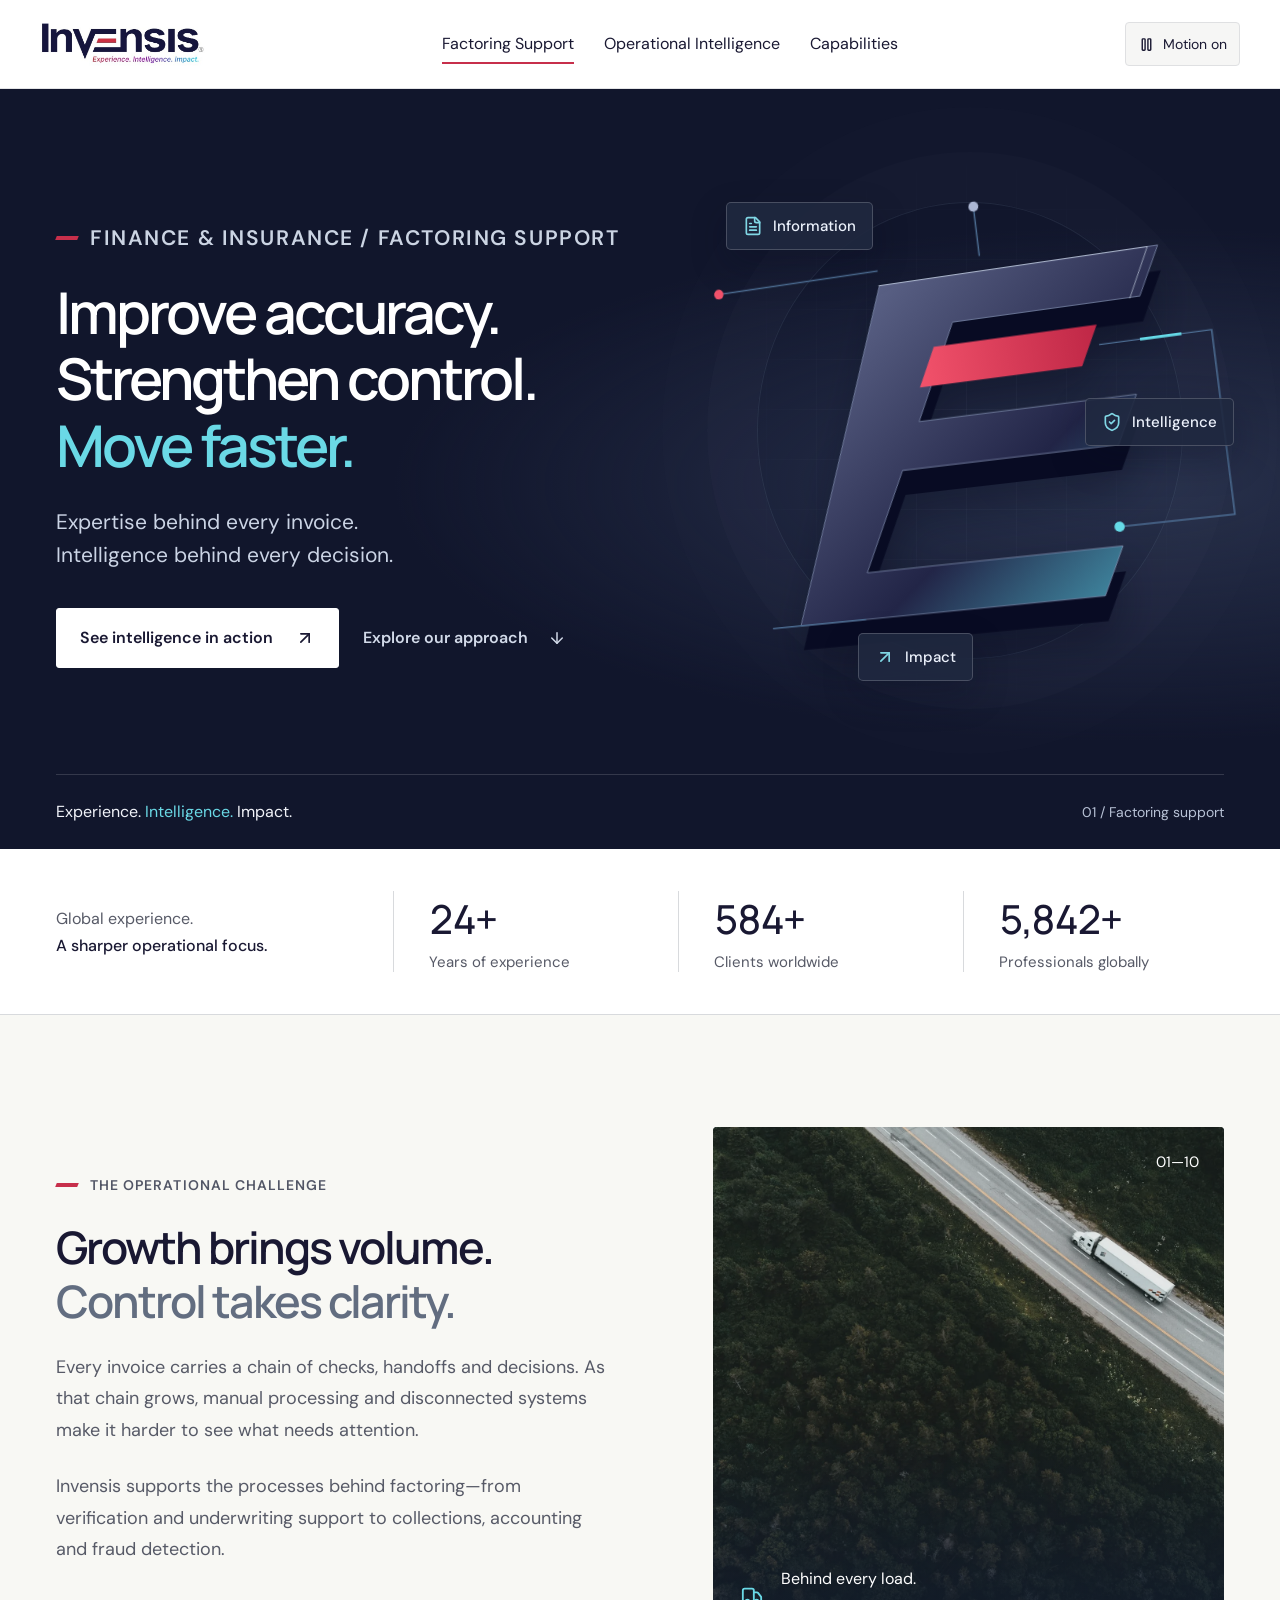
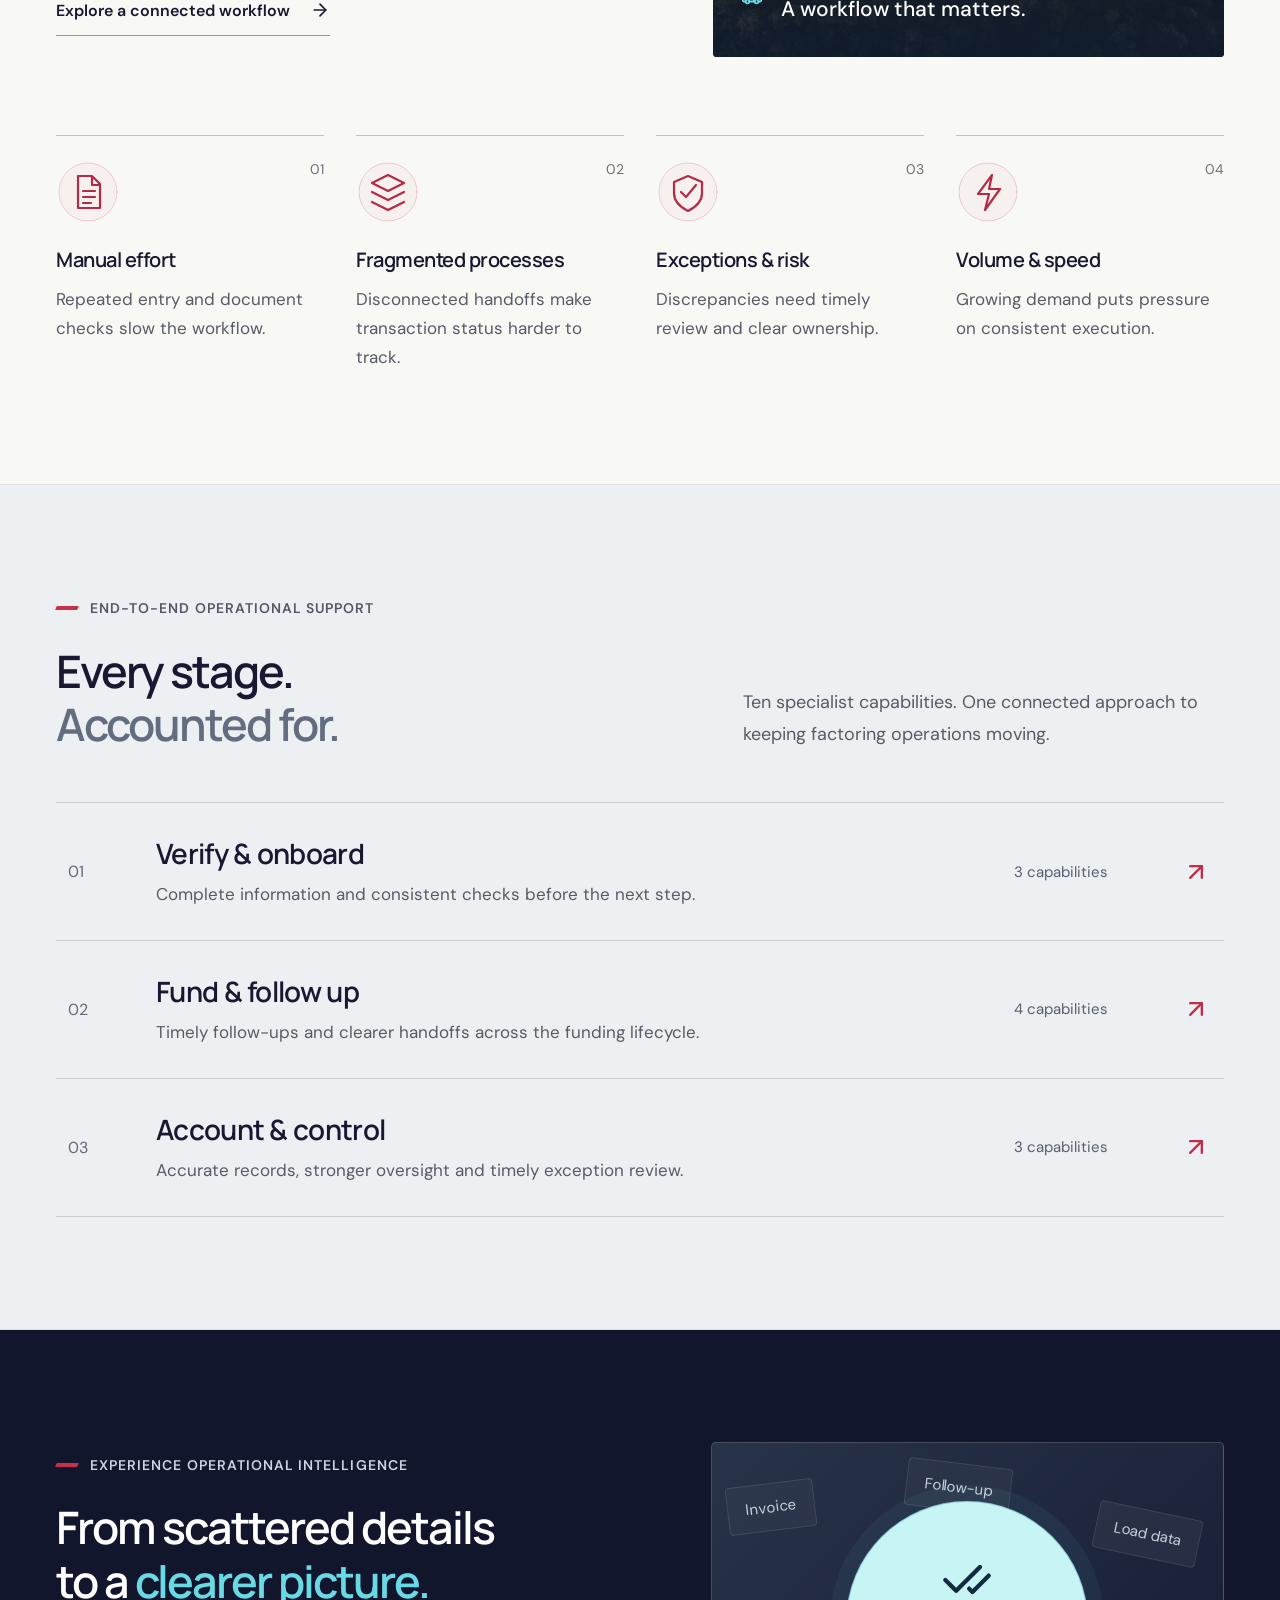
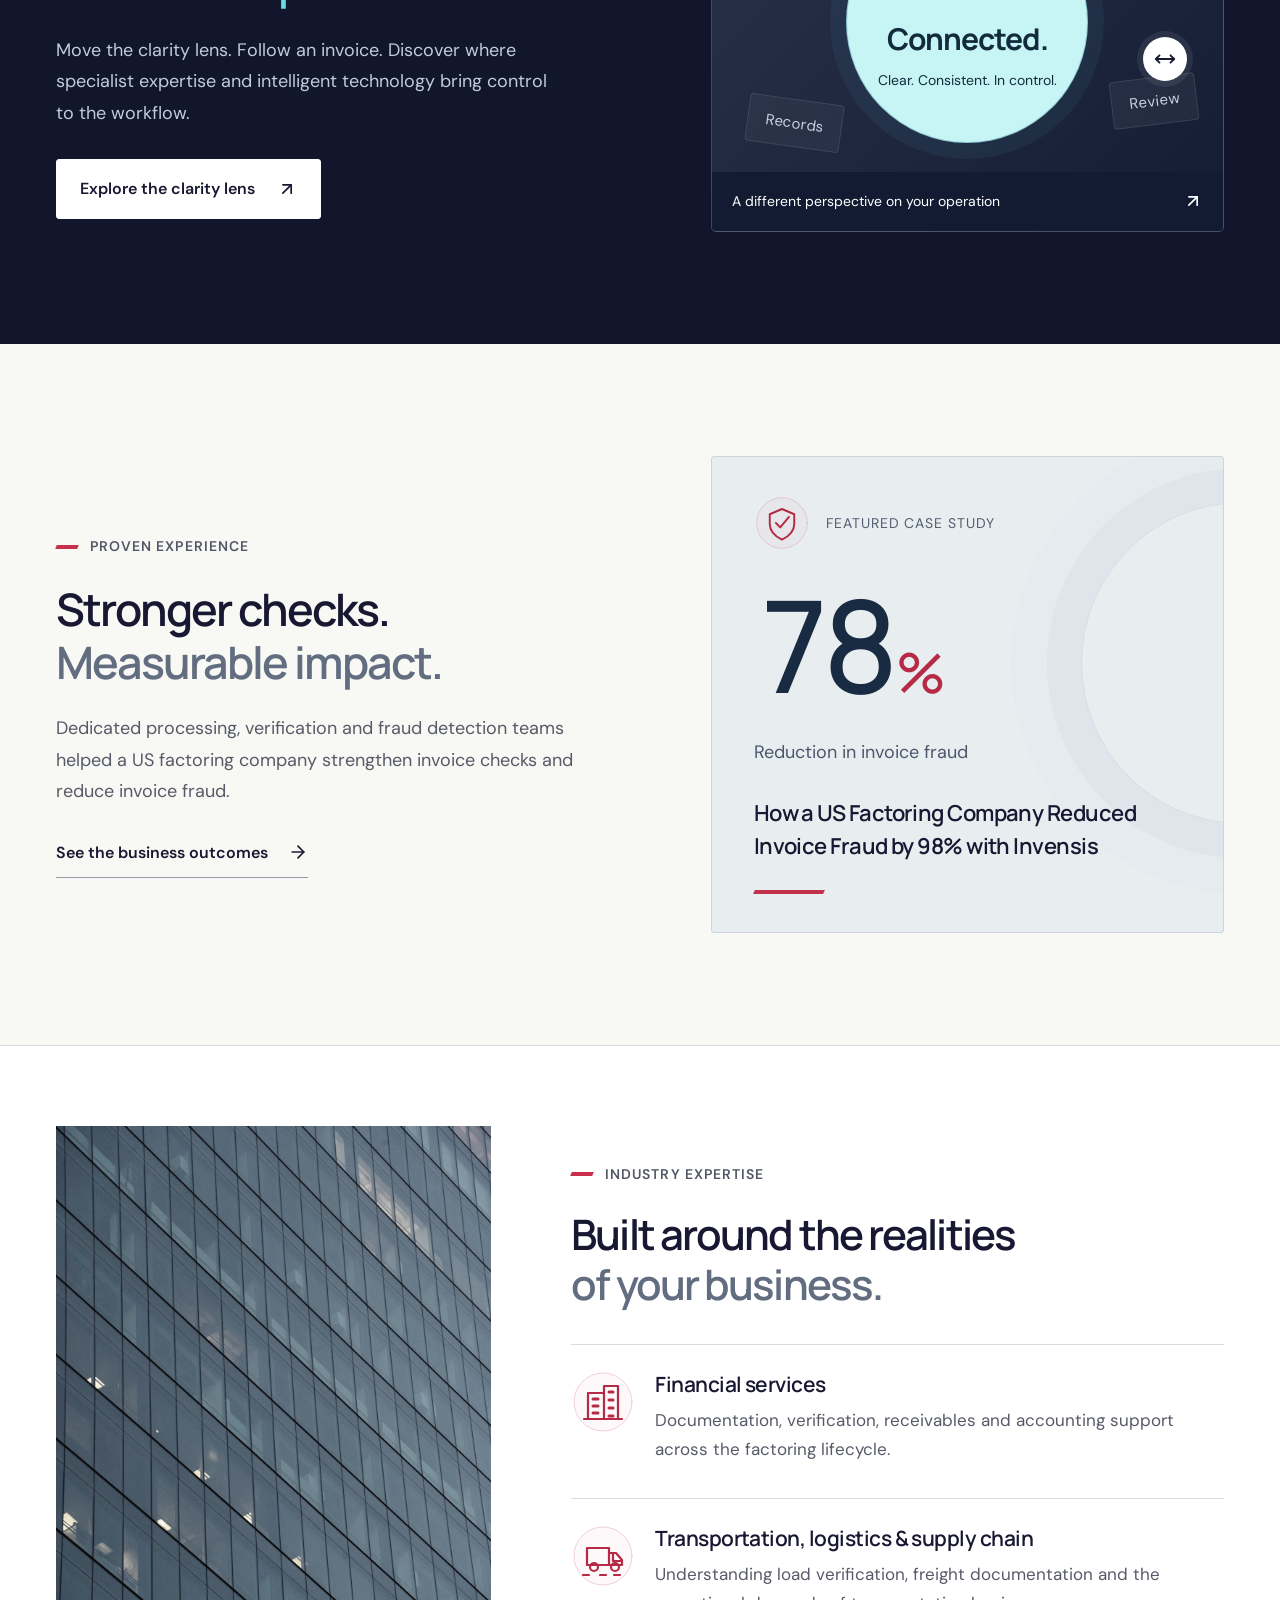
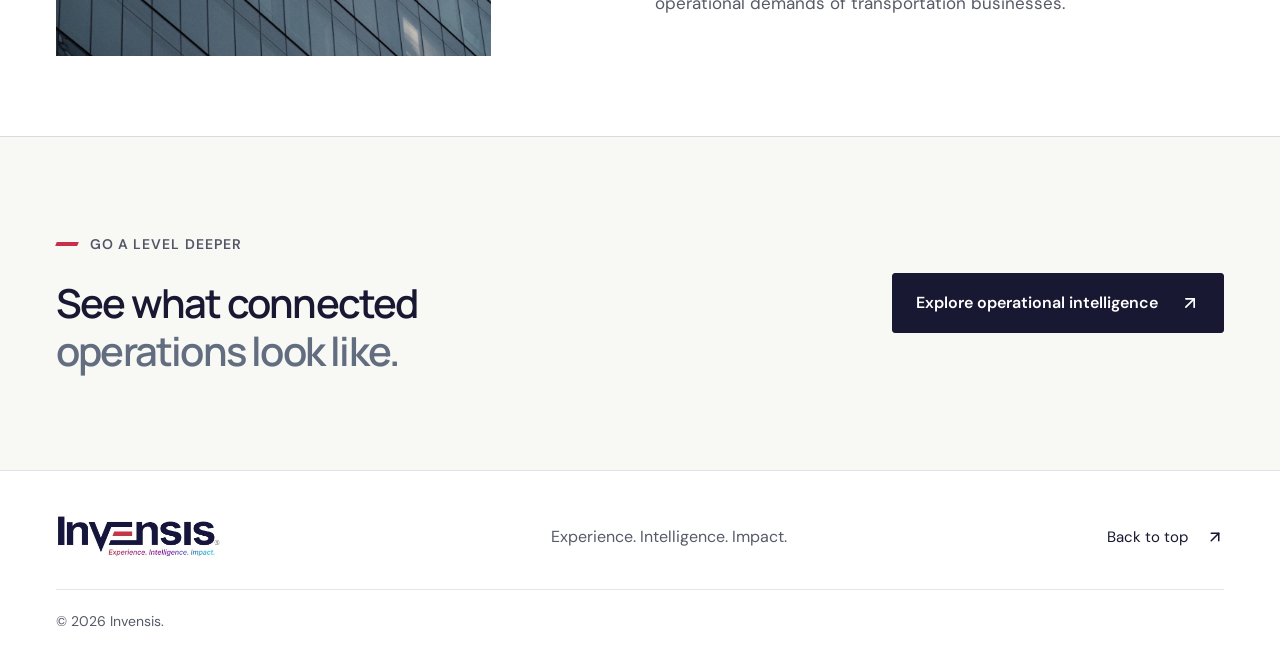
<file: index.html>
<!doctype html>
<html lang="en"><head><meta charset="UTF-8"/><meta name="viewport" content="width=device-width, initial-scale=1.0"/><meta name="theme-color" content="#171538"/><meta name="description" content="Invensis factoring support. Operational expertise and intelligent technology to improve accuracy, strengthen control and move faster."/><meta property="og:title" content="Invensis — Stronger factoring operations"/><meta property="og:description" content="Experience. Intelligence. Impact. Explore operational support across the factoring lifecycle."/><meta property="og:type" content="website"/><meta property="og:url" content="https://maazhussain2711.github.io/invensis-design-showcase"/><meta property="og:image" content="https://maazhussain2711.github.io/invensis-design-showcase/invensis-logo.jpg"/><link rel="canonical" href="https://maazhussain2711.github.io/invensis-design-showcase"/><link rel="icon" type="image/svg+xml" href="./favicon.svg"/><title>Factoring Support | Invensis</title>  <script type="module" crossorigin src="./assets/main-CTeOkb36.js"></script>
  <link rel="stylesheet" crossorigin href="./assets/main-CzG-R4ec.css">
</head><body><div id="root"></div><noscript>Enable JavaScript to explore this interactive page.</noscript></body></html>
</file>
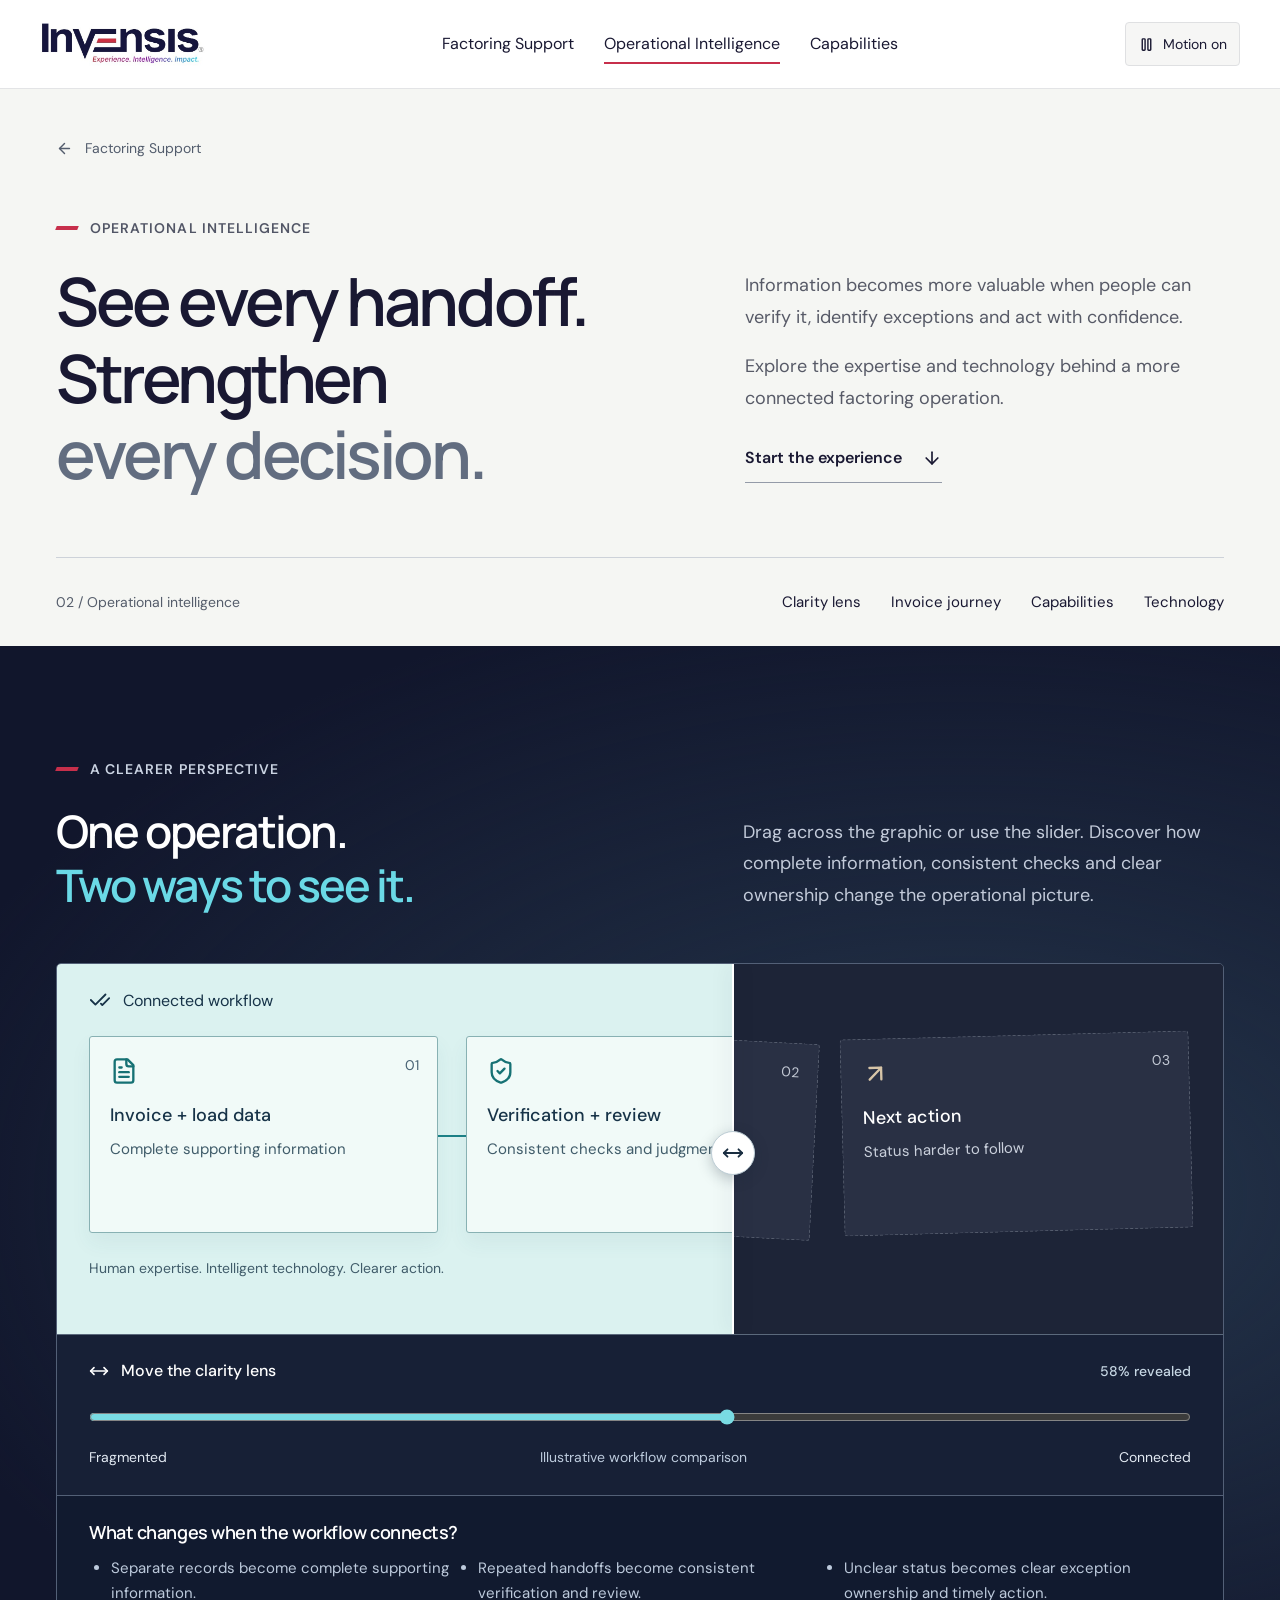
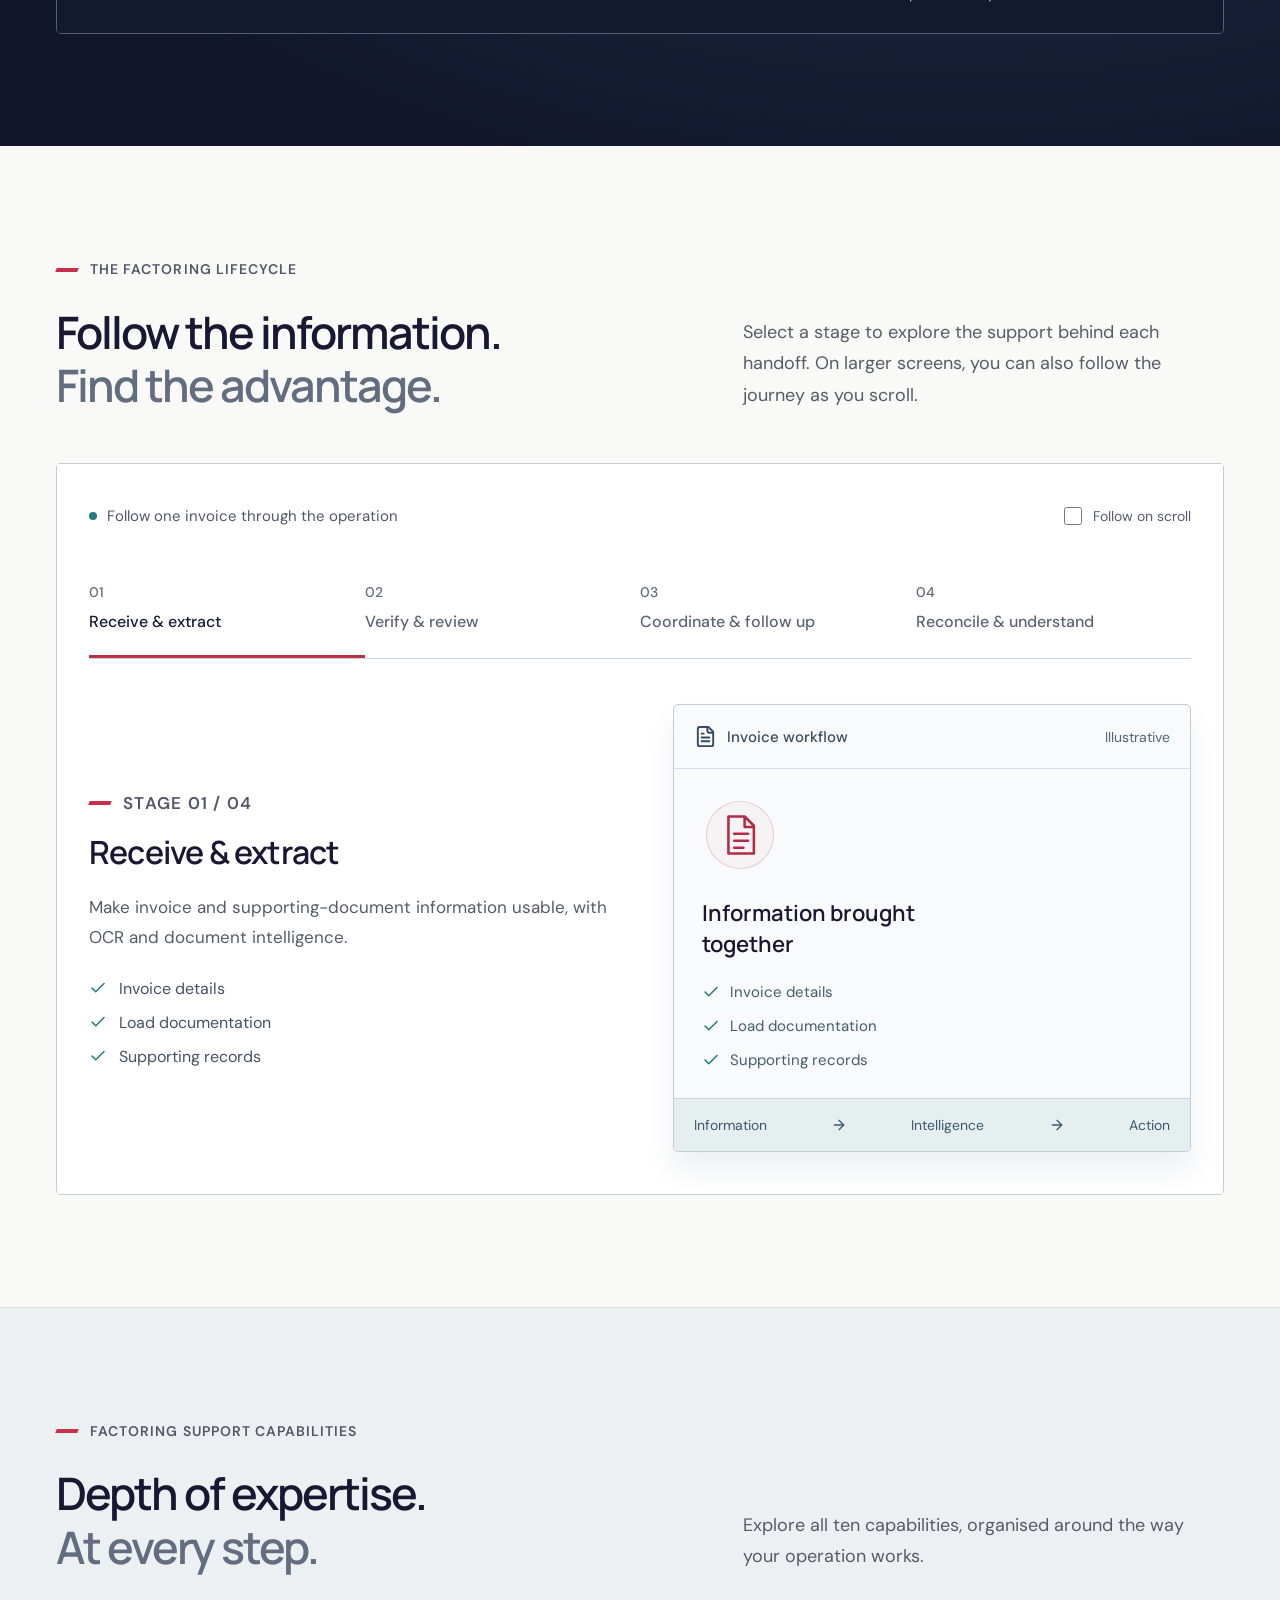
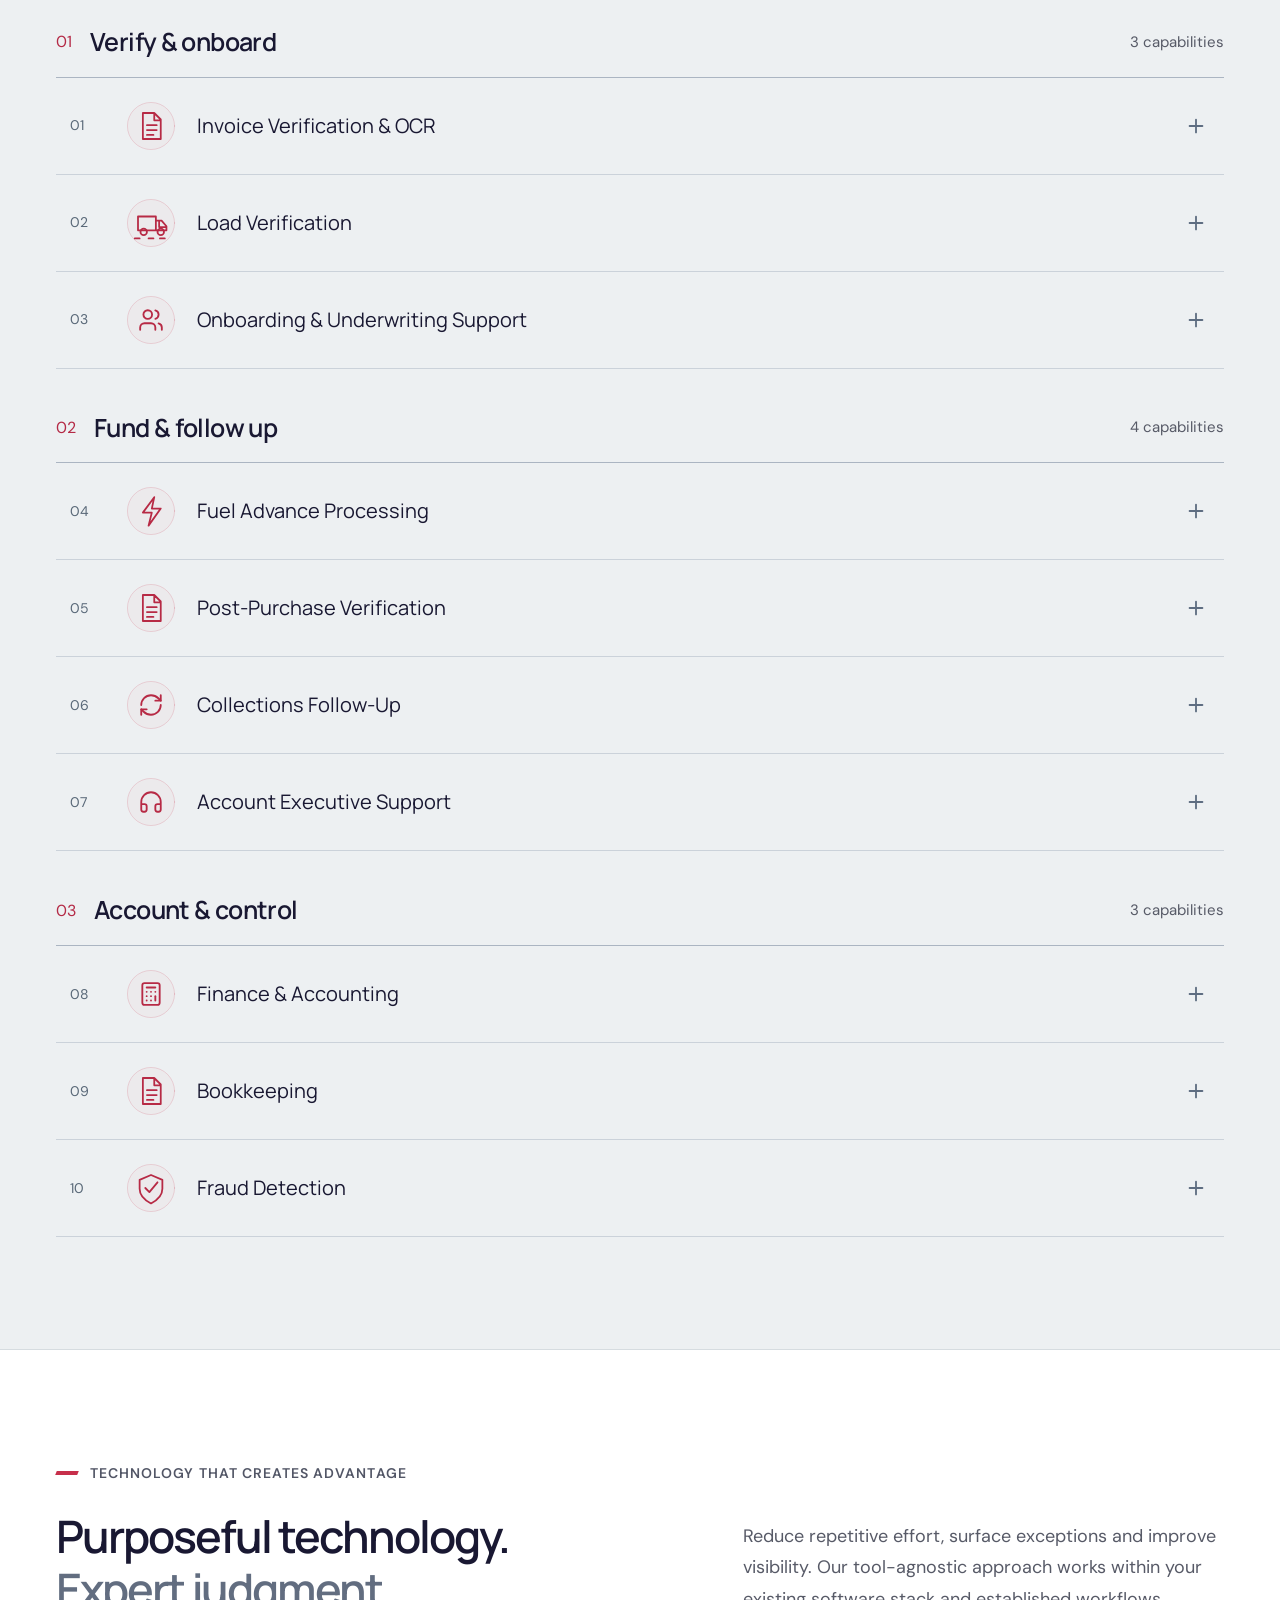
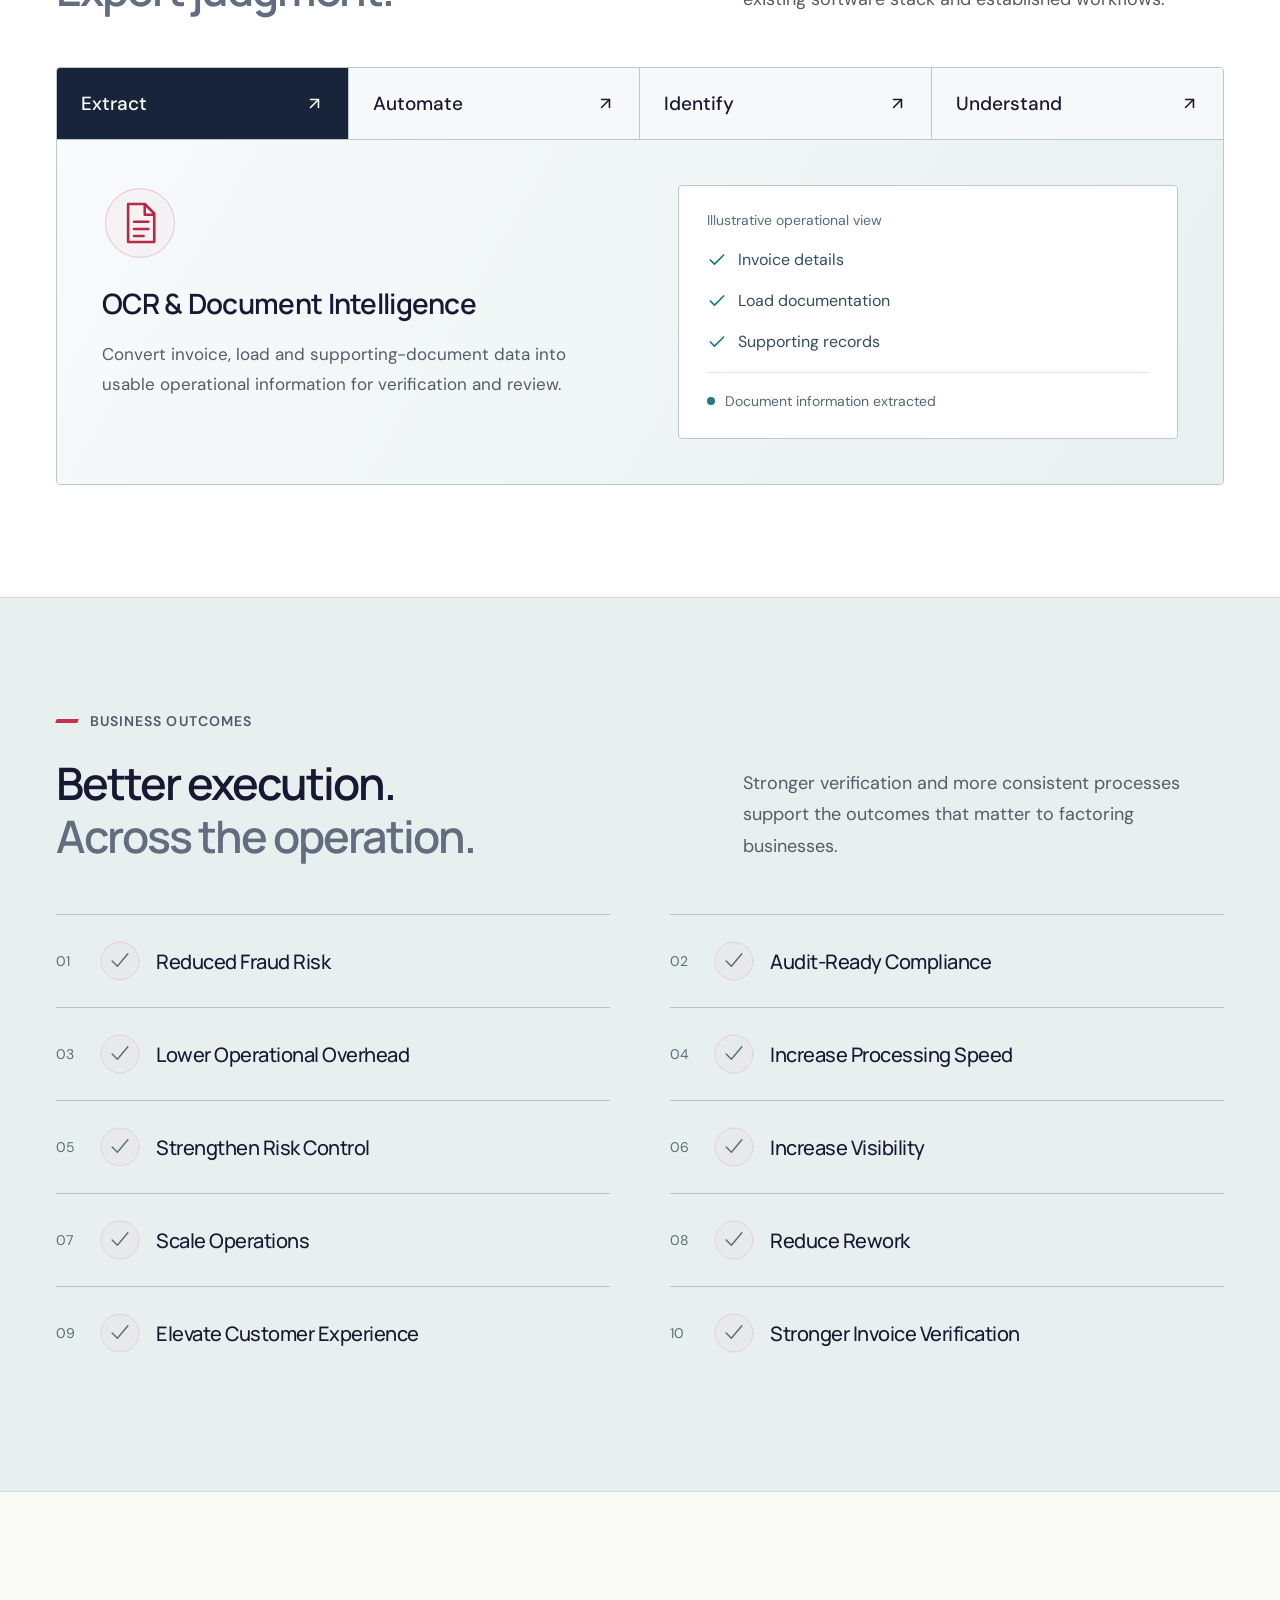
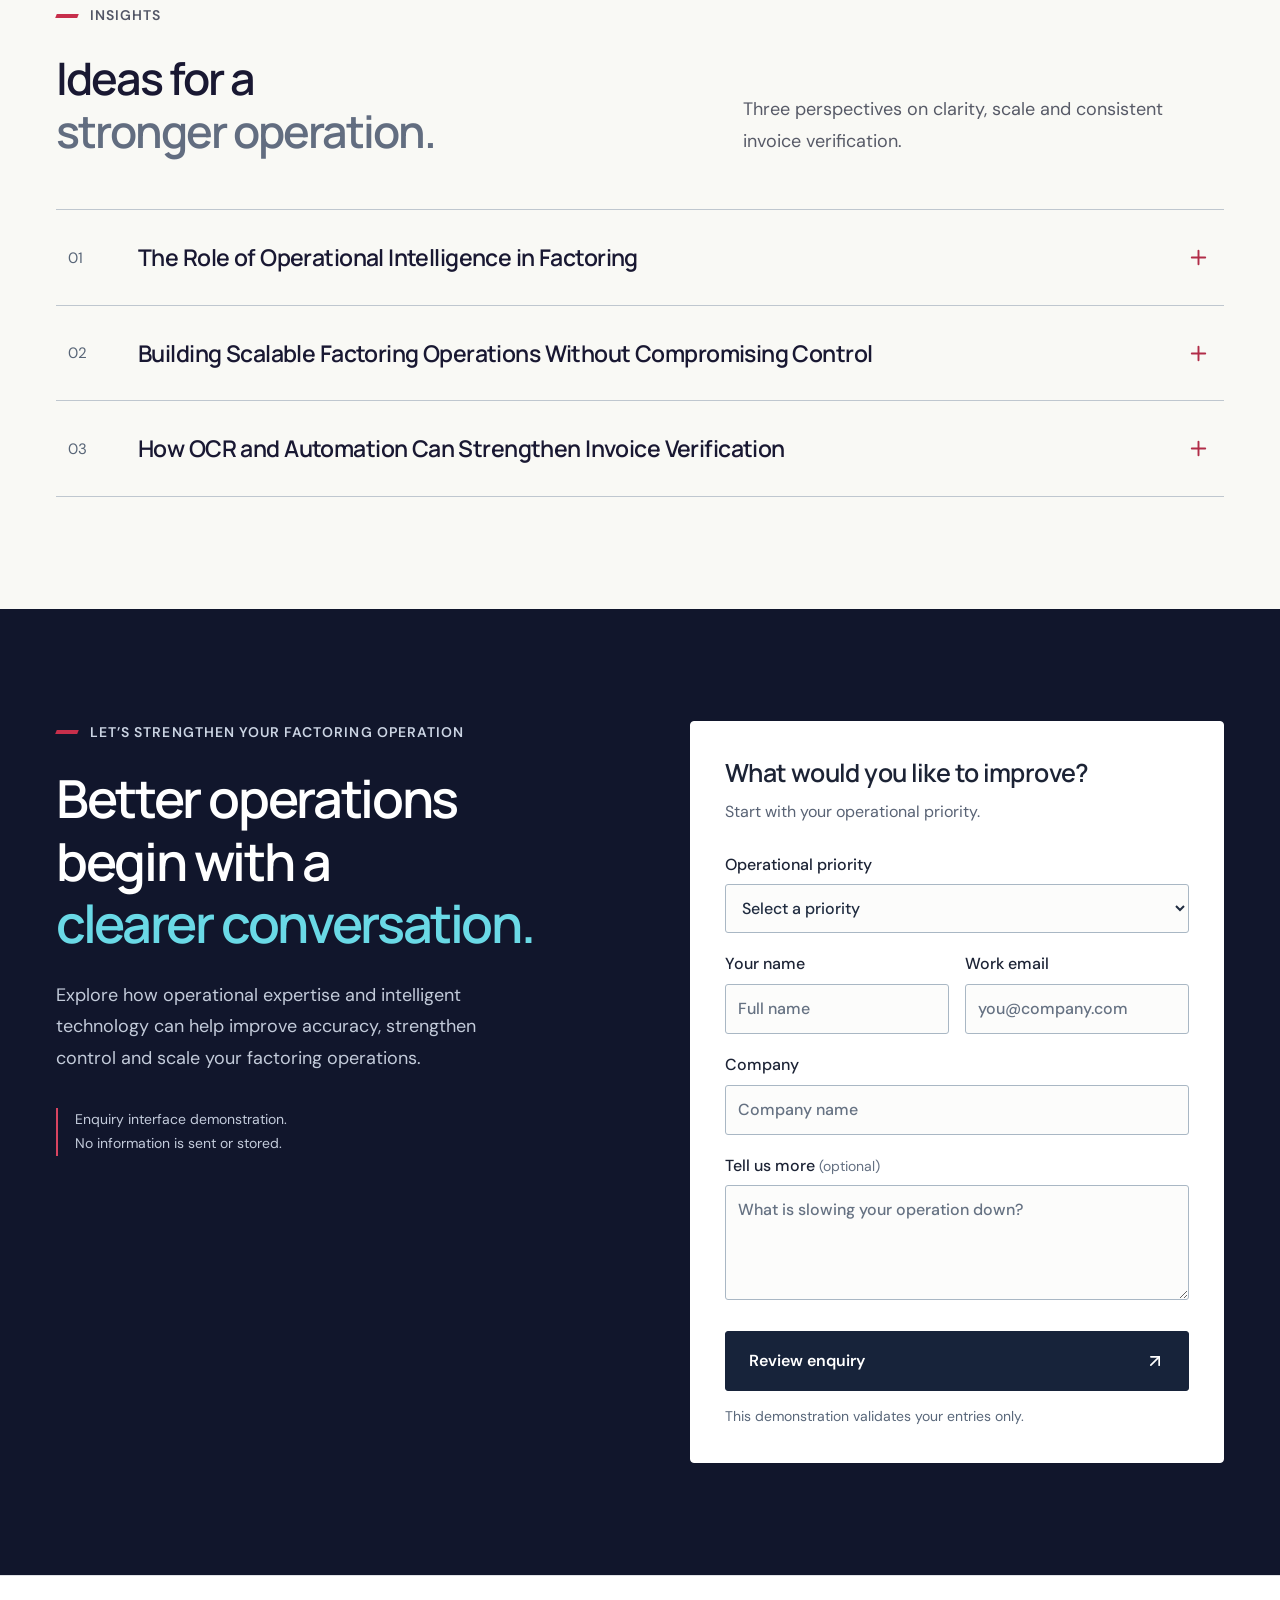
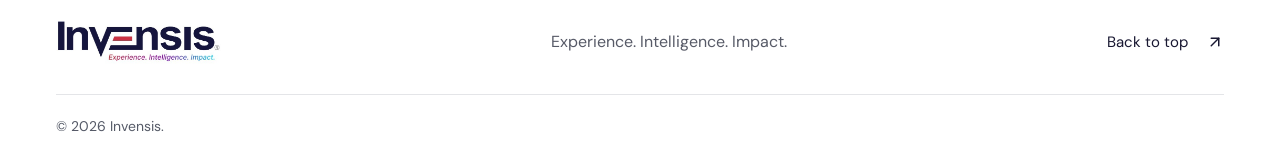
<file: operations.html>
<!doctype html>
<html lang="en"><head><meta charset="UTF-8"/><meta name="viewport" content="width=device-width, initial-scale=1.0"/><meta name="theme-color" content="#171538"/><meta name="description" content="Explore the expertise, technology and operational intelligence behind Invensis factoring support."/><link rel="icon" type="image/svg+xml" href="./favicon.svg"/><title>Operational Intelligence | Invensis</title>  <script type="module" crossorigin src="./assets/main-CTeOkb36.js"></script>
  <link rel="stylesheet" crossorigin href="./assets/main-CzG-R4ec.css">
</head><body><div id="root"></div><noscript>Enable JavaScript to explore this interactive page.</noscript></body></html>
</file>
<file: assets/main-CzG-R4ec.css>
@font-face{font-family:DM Sans;font-style:normal;font-weight:400 700;font-display:swap;src:url(./dm-sans-400-Xz1IZZA0.woff2) format("woff2")}@font-face{font-family:Manrope;font-style:normal;font-weight:400 800;font-display:swap;src:url(./manrope-400-DHIcAJRg.woff2) format("woff2")}:root{font-family:DM Sans,sans-serif;font-synthesis:none;font-size:16px;color:#191832;background:#f8f8f4;--ink:#191832;--muted:#575a67;--navy:#11162c;--red:#c72f4b;--cyan:#6ad9e6;--line:#d8dadd;--wrap:1240px}*{box-sizing:border-box}html{scroll-behavior:smooth;scroll-padding-top:105px}body{margin:0}button,input,textarea,select{font:inherit}button,a,input{-webkit-tap-highlight-color:transparent}button{cursor:pointer}a{color:inherit;text-decoration:none}button{color:inherit}img{display:block;width:100%;height:auto}svg{flex-shrink:0}button:focus-visible,a:focus-visible,input:focus-visible,select:focus-visible,textarea:focus-visible,summary:focus-visible{outline:3px solid #087f96;outline-offset:5px}.dark :focus-visible{outline-color:#81e5ef}h1,h2,h3,h4,p,figure{margin:0}h1,h2,h3,h4{font-family:Manrope,sans-serif;font-weight:600}h1{font-size:clamp(48px,5.15vw,78px);line-height:1.15;letter-spacing:-.052em}h2{font-size:clamp(34px,3.5vw,50px);line-height:1.19;letter-spacing:-.045em}h3{font-size:24px;line-height:1.35;letter-spacing:-.025em}h4{font-size:24px;line-height:1.4}em{font-style:normal;color:#626d80}p{font-size:18px;line-height:1.75;color:var(--muted)}.wrap{width:min(var(--wrap),calc(100% - 112px));margin-inline:auto}.section{padding:112px 0}.dark{background:var(--navy);color:#fff}.dark p{color:#c3cbda}.dark em{color:var(--cyan)}.eyebrow{display:flex;align-items:center;gap:12px;font-size:14px;line-height:1.6;font-weight:600;letter-spacing:.075em;text-transform:uppercase;margin-bottom:24px;color:#525666}.eyebrow>span{width:22px;height:4px;transform:skew(-22deg);background:var(--red);flex-shrink:0}.dark .eyebrow{color:#cbd4e3}.button{display:inline-flex;align-items:center;justify-content:space-between;gap:22px;min-height:56px;padding:17px 23px;background:var(--ink);border:1px solid var(--ink);color:#fff;font-size:16px;font-weight:600;line-height:1.5;border-radius:3px;transition:background .2s,transform .2s}.button:hover{background:#34364e;transform:translateY(-2px)}.dark .button{background:#fff;color:var(--ink);border-color:#fff}.dark .button:hover{background:#c5f1f5}.button svg,.text-link svg,.quiet-link svg{transition:transform .2s}.button:hover svg,.text-link:hover svg{transform:translate(3px,-2px)}.text-link,.quiet-link{display:inline-flex;align-items:center;gap:20px;min-height:44px;font-size:16px;font-weight:600;line-height:1.6}.text-link{padding-bottom:6px;border-bottom:1px solid #949ba8}.dark .quiet-link{color:#d2dae9}.skip-link{position:fixed;top:10px;left:12px;padding:15px 20px;background:#fff;z-index:100;transform:translateY(-160%)}.skip-link:focus{transform:none}.site-header{position:sticky;top:0;z-index:30;background:#fff;border-bottom:1px solid #e3e4e6}.header-inner{height:88px;width:min(1390px,calc(100% - 80px));margin:auto;display:flex;align-items:center;justify-content:space-between;gap:30px}.brand{display:inline-flex;align-items:center;min-width:172px}.brand-crop{width:174px;height:52px;display:block;overflow:hidden;background:#fff}.brand-crop img{width:200px;max-width:none;margin:-20px 0 0 -14px}.navigation{display:flex;align-items:center;gap:30px}.navigation>a{font-size:16px;line-height:1.6;min-height:44px;display:flex;align-items:center;position:relative}.navigation>a:after{content:"";position:absolute;bottom:2px;left:0;width:0;height:2px;background:var(--red);transition:width .2s}.navigation>a:hover:after,.navigation>a[aria-current]:after{width:100%}.header-actions{display:flex;align-items:center;gap:12px}.motion-toggle{display:flex;gap:8px;align-items:center;font-size:14px;white-space:nowrap;min-height:44px;padding:8px 12px;background:#f6f6f5;border:1px solid #dfe0e2;border-radius:4px}.menu-toggle{display:none;border:1px solid #dfe0e2;background:#fff;width:44px;height:44px;align-items:center;justify-content:center}.reading-progress{height:2px;background:var(--red);position:absolute;bottom:-1px;left:0;width:100%;transform:scaleX(var(--read-progress,0));transform-origin:left}.home-hero{overflow:hidden;background:radial-gradient(ellipse at 88% 52%,#27304b 0,transparent 46%),#11162c}.hero-grid{display:grid;grid-template-columns:1.25fr 1fr;gap:25px;align-items:center;min-height:640px;padding-top:70px;padding-bottom:72px}.hero-copy{z-index:2}.hero-copy h1{font-size:clamp(48px,4.5vw,70px);font-weight:600}.hero-copy>p{margin-top:28px;font-size:21px;line-height:1.6;color:#cbd4e5}.hero-actions{display:flex;gap:24px;align-items:center;flex-wrap:wrap;margin-top:35px}.hero-baseline{display:flex;justify-content:space-between;align-items:center;gap:20px;border-top:1px solid #ffffff25;padding-block:23px}.hero-baseline p{font-size:16px;color:#f2f4fa}.hero-baseline p span{color:var(--cyan)}.hero-baseline>span{font-size:14px;color:#b8c2d6}.signal-art{position:relative;width:100%;aspect-ratio:1/1.06;transform:translateY(var(--hero-travel,0px));perspective:1000px}.signal-svg{width:110%;height:100%;position:relative;left:-5%;filter:drop-shadow(0 22px 20px #04071855);transform:rotateY(-8deg) rotate(-7deg)}.signal-grid{position:absolute;top:0;right:0;bottom:0;left:0;background-image:linear-gradient(#adb7d110 1px,transparent 1px),linear-gradient(90deg,#adb7d110 1px,transparent 1px);background-size:50px 50px;-webkit-mask-image:radial-gradient(ellipse,black 0,transparent 72%);mask-image:radial-gradient(ellipse,black 0,transparent 72%)}.signal-halo{position:absolute;top:8%;right:8%;bottom:8%;left:8%;border:1px solid #879eb222;border-radius:50%;box-shadow:0 0 0 50px #879eb205,0 0 0 95px #879eb203}.signal-chip{position:absolute;display:flex;align-items:center;gap:10px;padding:13px 16px;border:1px solid #ffffff30;border-radius:5px;background:#202940e6;box-shadow:0 14px 35px #060c2040;font-size:15px;font-weight:500;color:#edf2fc}.signal-chip svg{color:#80d7e5}.chip-one{top:8%;left:2%}.chip-two{right:-2%;top:44%}.chip-three{bottom:4%;left:28%}.signal-packet{stroke-dasharray:40 460;stroke-dashoffset:460;animation:signal-flow 4s ease 3 forwards}.experience-strip{padding:42px 0;background:#fff;border-bottom:1px solid var(--line)}.stats-grid{display:grid;grid-template-columns:1.2fr repeat(3,1fr);gap:24px;align-items:center}.stats-grid>p{font-size:16px;line-height:1.7}.stats-grid>p strong{font-weight:500;color:var(--ink)}.stat{border-left:1px solid var(--line);padding-left:35px;display:flex;flex-direction:column;gap:6px}.stat strong{font-family:Manrope,sans-serif;font-size:40px;letter-spacing:-.05em;font-weight:500}.stat span{font-size:15px;color:var(--muted)}.approach-grid{display:grid;grid-template-columns:1.12fr 1fr;gap:85px;align-items:center}.section-intro>p{margin-top:25px;max-width:550px}.section-intro .text-link{margin-top:26px}.freight-image{position:relative;height:530px;overflow:hidden;border-radius:4px;background:#182735}.freight-image>img{height:100%;object-fit:cover;object-position:50% 50%;filter:saturate(.6)}.freight-image:after{content:"";position:absolute;top:0;right:0;bottom:0;left:0;background:linear-gradient(transparent 55%,#101b2edf)}.freight-image figcaption{display:flex;gap:18px;align-items:center;position:absolute;left:28px;right:28px;bottom:30px;z-index:1;font-size:16px;line-height:1.7;color:#fff}.freight-image figcaption svg{color:var(--cyan)}.freight-image figcaption strong{font-size:21px;font-weight:500}.image-index{position:absolute;right:25px;top:25px;color:#fff;font-size:15px}.friction-grid{display:grid;grid-template-columns:repeat(4,1fr);gap:32px;margin-top:78px}.friction-grid article{position:relative;border-top:1px solid #bec3ca;padding-top:24px}.friction-grid .item-number{position:absolute;top:24px;right:0;color:#6c707a;font-size:14px}.friction-grid article>svg{margin-bottom:22px;color:#b72a45}.friction-grid h3{font-size:20px;margin-bottom:12px}.friction-grid p{font-size:17px;line-height:1.7}.heading-row{display:grid;grid-template-columns:1.25fr 1fr;gap:85px;align-items:end;margin-bottom:52px}.heading-row>p{max-width:510px}.capability-overview{background:#edf0f2;border-block:1px solid #dde1e4}.service-chapters{border-top:1px solid #c7cdd3}.service-chapter{display:grid;grid-template-columns:60px 1fr 140px 30px;gap:28px;align-items:center;border-bottom:1px solid #c7cdd3;padding:32px 12px;transition:background .2s,padding .2s}.service-chapter:hover{background:#fff;padding-inline:22px}.chapter-number{font-size:16px;color:#626878}.service-chapter h3{font-size:28px;margin-bottom:7px}.service-chapter p{font-size:17px;line-height:1.65}.chapter-count{font-size:15px;color:#565f70}.service-chapter>svg{color:#c12e4a}.feature-grid{display:grid;grid-template-columns:1.1fr 1fr;gap:90px;align-items:center}.experience-feature p:not(.eyebrow){margin-top:28px;max-width:510px}.experience-feature .button{margin-top:30px}.lens-preview{min-height:390px;position:relative;display:flex;align-items:center;justify-content:center;border:1px solid #ffffff30;background:linear-gradient(135deg,#283249,#141c33);border-radius:5px;overflow:hidden}.preview-noise{position:absolute;top:0;right:0;bottom:0;left:0}.preview-noise>span{position:absolute;font-size:15px;color:#c8d0df;background:#3c465955;border:1px solid #ffffff19;padding:13px 17px;border-radius:4px;transform:rotate(-7deg)}.preview-noise>span:nth-child(1){top:40px;left:15px}.preview-noise>span:nth-child(2){top:67px;right:23px;transform:rotate(12deg)}.preview-noise>span:nth-child(3){left:35px;bottom:84px;transform:rotate(8deg)}.preview-noise>span:nth-child(4){right:26px;bottom:106px}.preview-noise>span:nth-child(5){left:38%;top:20px;transform:rotate(7deg)}.preview-circle{position:relative;width:240px;height:240px;border-radius:50%;display:flex;flex-direction:column;align-items:center;justify-content:center;gap:12px;background:#c7f4f4;box-shadow:0 0 0 1px #8cc8d5,0 0 0 17px #6bcddd10;color:#122c3e;transform:translateY(-15px);transition:transform .4s}.lens-preview:hover .preview-circle{transform:translateY(-15px) scale(1.04)}.preview-circle strong{font-family:Manrope,sans-serif;font-size:30px;letter-spacing:-.035em}.preview-circle>span{font-size:14px}.preview-handle{position:absolute;top:50%;right:7%;width:44px;height:44px;border-radius:50%;background:#fff;color:#171a31;display:flex;align-items:center;justify-content:center;box-shadow:0 0 0 6px #ffffff13}.preview-caption{position:absolute;bottom:0;left:0;right:0;padding:19px 20px;background:#121b32;display:flex;align-items:center;justify-content:space-between;gap:12px;font-size:14px;line-height:1.5}.impact-grid{display:grid;grid-template-columns:1.1fr 1fr;gap:90px;align-items:center}.case-feature{position:relative;overflow:hidden;padding:38px 42px;background:#e8edf0;border:1px solid #cdd5dc;border-radius:3px}.case-feature:before{content:"";position:absolute;width:320px;height:320px;border:1px solid #8298ab30;border-radius:50%;right:-180px;top:45px;box-shadow:0 0 0 34px #8298ab10,0 0 0 70px #8298ab08}.case-meta{display:flex;align-items:center;gap:13px;font-size:14px;text-transform:uppercase;letter-spacing:.07em;color:#535e70}.case-meta svg{color:#b72a45}.case-value{display:block;font-family:Manrope,sans-serif;font-size:clamp(95px,10vw,150px);line-height:1.3;letter-spacing:-.09em;font-weight:500;margin:10px 0;color:#192a43}.case-value>span{font-size:.43em;letter-spacing:-.06em;margin-left:7px;color:#b72a45}.case-measure{font-size:18px;color:#4b576b}.case-feature h3{font-size:22px;line-height:1.5;margin-top:28px;position:relative;max-width:430px}.case-rule{width:70px;height:4px;display:block;margin-top:27px;background:#c4314d;transform:skew(-25deg)}.industry-section{background:#fff;border-block:1px solid var(--line);padding:80px 0}.industry-grid{display:grid;grid-template-columns:.8fr 1.2fr;gap:80px;align-items:center}.industry-grid figure{height:530px;overflow:hidden}.industry-grid img{height:100%;object-fit:cover;filter:saturate(.45)}.industry-grid h2{font-size:42px}.industry-row{display:flex;gap:20px;margin-top:34px;padding-top:25px;border-top:1px solid #d9dce1}.industry-row>svg{color:#b82e49;margin-top:3px}.industry-row h3{font-size:21px;margin-bottom:8px}.industry-row p{font-size:17px;line-height:1.7}.next-page{display:flex;justify-content:space-between;align-items:center;gap:40px;padding-block:96px}.next-page h2{font-size:40px}.site-footer{background:#fff;border-top:1px solid #dfe1e5;padding-top:40px;padding-bottom:25px}.footer-inner{display:flex;justify-content:space-between;align-items:center;gap:30px}.footer-inner>p{font-size:16px}.footer-inner>a:last-child{display:flex;align-items:center;gap:18px;min-height:44px;font-size:15px}.footer-bottom{border-top:1px solid #e4e5e8;margin-top:26px;padding-top:22px;font-size:14px;color:#555a67}.operations-hero{padding:37px 0 0;background:#f5f6f3}.back-link{display:inline-flex;align-items:center;gap:12px;min-height:44px;font-size:14px;color:#535d6d}.back-link svg{transform:rotate(180deg)}.operations-hero-grid{display:grid;grid-template-columns:1.25fr 1fr;align-items:end;gap:90px;padding-top:47px;padding-bottom:64px}.operations-hero h1{font-size:clamp(46px,5.2vw,76px)}.operations-hero-grid>div:last-child{padding-bottom:10px}.operations-hero-grid>div:last-child>p+p{margin-top:18px}.operations-hero-grid .text-link{margin-top:25px}.page-chapters{display:flex;gap:30px;flex-wrap:wrap;padding:22px 0;border-top:1px solid #cdd2d9;align-items:center}.page-chapters>span{margin-right:auto;color:#555d6b;font-size:14px}.page-chapters>a{font-size:15px;min-height:44px;display:flex;align-items:center}.page-chapters>a:hover{text-decoration:underline}.clarity-section{background:radial-gradient(ellipse at 75% 50%,#25364c,transparent 80%),#11162c}.clarity-experience{border:1px solid #536077;border-radius:5px;overflow:hidden}.lens-scene{height:370px;position:relative;overflow:hidden}.lens-world{position:absolute;top:0;right:0;bottom:0;left:0;padding:25px 32px;background:#1d2437}.lens-world-heading{display:flex;align-items:center;gap:12px;font-size:16px;color:#e0e5ee}.status-mark{width:11px;height:11px;background:#dbbd88;border-radius:50%;display:block}.lens-chain{display:grid;grid-template-columns:repeat(3,1fr);gap:28px;margin-top:25px}.lens-node{position:relative;display:flex;flex-direction:column;align-items:start;border:1px dashed #8d95a275;background:#293044;min-height:197px;padding:20px;border-radius:3px;transform:rotate(-3deg)}.lens-node:nth-child(2){transform:rotate(3deg)}.lens-node:nth-child(3){transform:rotate(-1.5deg)}.lens-node>span{position:absolute;right:18px;top:19px;font-size:14px;color:#c2c8d4}.lens-node>svg{color:#d6c4a7;width:28px;height:28px;margin-bottom:18px}.lens-node strong{font-size:18px;font-weight:500;line-height:1.4;max-width:220px}.lens-node p{font-size:15px;line-height:1.6;color:#cad0dc;margin-top:9px;max-width:240px}.lens-world-note{font-size:14px;color:#d0d6e1;margin-top:23px}.lens-connected{background:#dbf2f0;color:#173348;clip-path:inset(0 calc(100% - var(--clarity)) 0 0)}.lens-connected .lens-world-heading{color:#173348}.lens-connected .lens-node{transform:none;border:1px solid #88b1b3;background:#f1faf8;box-shadow:0 10px 20px #32637510}.lens-connected .lens-node>svg{color:#167174}.lens-connected .lens-node>span{color:#486274}.lens-connected .lens-node p,.lens-connected .lens-world-note{color:#405c6a}.lens-connected .lens-node:after{content:"";position:absolute;right:-29px;top:50%;width:28px;height:2px;background:#1c8086}.lens-connected .lens-node:last-child:after{display:none}.lens-divider{position:absolute;left:var(--clarity);top:0;bottom:0;width:2px;background:#fff;box-shadow:0 0 20px #08253a50;pointer-events:none;transform:translate(-1px)}.lens-divider>span{position:absolute;top:45%;left:-21px;display:flex;align-items:center;justify-content:center;width:44px;height:44px;color:#1a2e41;background:#fff;border:1px solid #bdcdd5;border-radius:50%;box-shadow:0 4px 14px #18283940}.lens-control{padding:25px 32px;background:#172036;border-top:1px solid #5b697c}.lens-control label{display:flex;gap:12px;align-items:center;font-size:16px;font-weight:500}.lens-control label>span{margin-left:auto;color:#c7d7e4;font-size:14px}.lens-control input{display:block;width:100%;height:44px;margin:14px 0 6px;accent-color:#79dbe3;cursor:ew-resize}.lens-control>div{display:flex;justify-content:space-between;align-items:center;gap:20px;font-size:14px;color:#e2e9f2}.lens-control>div p{font-size:14px;color:#bdcbdd}.lens-text-alternative{padding:24px 32px 28px;border-top:1px solid #536077;background:#111a2f}.lens-text-alternative h3{font-size:18px;margin-bottom:12px}.lens-text-alternative ul{margin:0;padding-left:22px;display:grid;grid-template-columns:repeat(3,1fr);gap:20px;color:#bdcadc;font-size:15px;line-height:1.65}.journey-section{background:#f9faf7}.journey-scroll{border:1px solid #c6cdd5;border-radius:4px;background:#fff}.journey-sticky{background:#fff;padding:30px 32px}.journey-topline{display:flex;justify-content:space-between;gap:20px;align-items:center}.journey-topline>p{font-size:15px;color:#4e5869;display:flex;align-items:center;gap:10px}.status-dot{display:inline-block;width:8px;height:8px;border-radius:50%;background:#237c7d;flex-shrink:0}.follow-control{font-size:14px;display:flex;align-items:center;gap:8px;color:#555d6b;min-height:44px}.follow-control input{width:18px;height:18px;accent-color:#1a5b71}.journey-tabs{display:grid;grid-template-columns:repeat(4,1fr);margin-top:26px;border-bottom:1px solid #cdd3dc}.journey-tabs button{background:transparent;text-align:left;border:0;border-bottom:3px solid transparent;padding:18px 15px 21px 0;font-size:16px;line-height:1.5;color:#5b6373;font-weight:500}.journey-tabs button>span{font-size:14px;display:block;margin-bottom:7px;color:#727b89}.journey-tabs button[aria-selected=true]{border-color:#bd2f49;color:#151c34}.journey-panel{display:grid;grid-template-columns:1fr 1fr;gap:65px;padding-top:45px;padding-bottom:12px;align-items:center}.journey-copy .eyebrow{margin-bottom:14px}.journey-copy h3{font-size:32px;margin-bottom:19px}.journey-copy p{font-size:17px}.journey-copy ul{list-style:none;padding:0;margin:25px 0 0}.journey-copy li{display:flex;align-items:center;gap:12px;font-size:16px;color:#455263;margin-top:13px}.journey-copy li svg{color:#23767d}.journey-document{border:1px solid #c3ccd5;background:#f8fafb;border-radius:5px;box-shadow:0 18px 28px #1d344914;overflow:hidden}.document-top{display:flex;align-items:center;gap:10px;padding:20px;border-bottom:1px solid #d9dfe5;color:#374b60;font-size:15px}.document-top strong{font-weight:500}.document-top>span{margin-left:auto;font-size:14px;color:#526779}.document-content{padding:28px}.document-icon{width:74px;height:74px;background:#e5eff1;border:1px solid #c0d7db;border-radius:16px;display:flex;align-items:center;justify-content:center;color:#276878;margin-bottom:25px}.phase-1 .document-icon{background:#f7e4e8;color:#b52e49;border-color:#e6bfc8}.document-content h4{font-size:22px;max-width:290px;margin-bottom:22px}.document-checks{display:flex;flex-direction:column;gap:14px}.document-checks>span{display:flex;align-items:center;gap:10px;font-size:15px;color:#455e6c}.document-checks svg{color:#277a79}.document-bottom{display:flex;align-items:center;justify-content:space-between;gap:8px;font-size:14px;color:#3b596d;background:#e5eff0;border-top:1px solid #c5d8dc;padding:17px 20px}.library-section{background:#edf0f2;border-block:1px solid #d6dce0}.capability-library{display:grid;grid-template-columns:1fr;gap:42px}.capability-group{scroll-margin-top:110px}.capability-group-heading{display:flex;gap:18px;align-items:center;border-bottom:1px solid #abb5c2;padding-bottom:18px}.capability-group-heading>span{font-size:16px;color:#b42a46}.capability-group-heading>h3{font-size:25px}.capability-group-heading>p{margin-left:auto;font-size:15px}.capability-row{border-bottom:1px solid #cbd2da}.capability-row>button{display:grid;grid-template-columns:35px 30px 1fr 25px;gap:20px;align-items:center;width:100%;padding:22px 14px;border:0;text-align:left;background:transparent;font-size:20px;line-height:1.5;font-family:Manrope,sans-serif;transition:background .2s}.capability-row>button:hover{background:#ffffff8c}.capability-row>button>svg{color:#5e6d81}.capability-number{font-family:DM Sans,sans-serif;font-size:14px;color:#596878}.capability-row.is-expanded{background:#fff}.capability-row.is-expanded>button>svg{color:#b72c48}.capability-row>div{padding:0 66px 26px 99px}.capability-row p{max-width:820px;font-size:18px}.technology-section{background:#fff}.technology-experience{border:1px solid #b8c7d0;border-radius:4px;overflow:hidden}.technology-tabs{display:grid;grid-template-columns:repeat(4,1fr);border-bottom:1px solid #b8c7d0}.technology-tabs button{display:flex;align-items:center;justify-content:space-between;gap:15px;border:0;border-right:1px solid #b8c7d0;background:#f6f8f9;padding:23px 24px;font-size:19px;font-weight:500;min-height:70px}.technology-tabs button:last-child{border-right:0}.technology-tabs button[aria-selected=true]{background:#17243a;color:#fff}.technology-panel{display:grid;grid-template-columns:1fr 1fr;gap:75px;padding:45px;background:linear-gradient(120deg,#f8fafb,#e8f0f1)}.technology-panel>div:first-child>svg{color:#a82f47;margin-bottom:22px}.technology-panel h3{font-size:28px;margin-bottom:17px}.technology-panel p{font-size:17px}.technology-details{padding:25px 28px;border:1px solid #b5c9d1;border-radius:4px;background:#fff;display:flex;flex-direction:column;gap:20px;align-self:center}.small-label{font-size:14px;color:#586c7d}.technology-details>span:not(.small-label){display:flex;align-items:center;gap:11px;font-size:16px;color:#314d60}.technology-details svg{color:#197a81}.technology-details>p{display:flex;align-items:center;gap:10px;font-size:14px;line-height:1.6;border-top:1px solid #dce4e8;padding-top:17px;color:#546879}.outcomes-section{background:#e8efef;border-block:1px solid #cbd9dd}.outcomes-grid{display:grid;grid-template-columns:1fr 1fr;gap:0 60px}.outcomes-grid>div{position:relative;display:flex;align-items:center;gap:15px;border-top:1px solid #b4c5ca;padding:25px 0;min-height:90px}.outcomes-grid>div>span{font-size:14px;color:#576f7b;min-width:28px}.outcomes-grid>div>svg{color:#247d80}.outcomes-grid h3{font-size:20px;font-weight:500}.perspectives-section{background:#f9f9f5}.perspective-list{border-top:1px solid #bfc7cf}.perspective-list details{border-bottom:1px solid #bfc7cf}.perspective-list summary{cursor:pointer;list-style:none;display:grid;grid-template-columns:45px 1fr 25px;gap:25px;align-items:center;padding:30px 12px;transition:background .2s}.perspective-list summary::-webkit-details-marker{display:none}.perspective-list summary:hover{background:#fff}.perspective-list summary>span{font-size:15px;color:#586577}.perspective-list summary h3{font-size:23px;line-height:1.5}.perspective-list summary>svg{color:#b12d48}.perspective-list details[open] summary>svg{transform:rotate(45deg)}.perspective-list details>p{padding:0 70px 30px 82px;max-width:1000px;font-size:18px}.conversation-grid{display:grid;grid-template-columns:1fr 1fr;gap:100px;align-items:start}.conversation h2{font-size:clamp(38px,4.1vw,59px)}.conversation-grid>div>p:not(.eyebrow){margin-top:25px;max-width:480px}.enquiry-disclaimer{display:block;font-size:14px;line-height:1.7;color:#c3cbdb;margin-top:34px;padding-left:17px;border-left:2px solid #d84461}.enquiry-form{padding:34px;background:#fff;color:#1c2335;border-radius:4px;border:1px solid #fff}.enquiry-form h3{font-size:25px;margin-bottom:8px}.enquiry-form>p{font-size:16px;color:#596375}.enquiry-form>p:first-of-type{margin-bottom:26px}.enquiry-form label{font-size:16px;line-height:1.6;display:block;font-weight:500;margin-top:18px}.enquiry-form label>span{font-size:14px;color:#647082;font-weight:400}.enquiry-form input,.enquiry-form select,.enquiry-form textarea{width:100%;background:#fcfcfb;color:#202c40;border:1px solid #a9b7c4;border-radius:3px;font-size:16px;padding:12px;line-height:1.5;margin-top:7px;min-height:49px}.enquiry-form input::placeholder,.enquiry-form textarea::placeholder{color:#657182;opacity:1}.enquiry-form select{padding-right:25px}.enquiry-form textarea{resize:vertical;min-height:115px}.form-pair{display:grid;grid-template-columns:1fr 1fr;gap:16px}.enquiry-form .button{margin-top:23px;width:100%;background:#17233a;border-color:#17233a;color:#fff}.enquiry-form .button:hover{background:#30435d}.enquiry-form>p.form-note{font-size:14px;line-height:1.7;margin-top:14px;color:#59677a}.enquiry-form>p.form-status{display:flex;align-items:start;gap:10px;font-size:15px;line-height:1.6;color:#1d5d58;background:#e9f5ef;padding:15px;border:1px solid #accfc5;border-radius:3px;margin-top:16px}html[data-motion=on] [data-reveal]{opacity:0;transform:translateY(18px);transition:opacity .6s ease,transform .6s ease}html[data-motion=on] [data-reveal].is-visible{opacity:1;transform:none}html[data-motion=off]{scroll-behavior:auto}html[data-motion=off] *,html[data-motion=off] *:before,html[data-motion=off] *:after{animation:none!important;transition:none!important}html[data-motion=off] .signal-packet{stroke-dashoffset:0}.journey-scroll.following{height:1600px}.journey-scroll.following .journey-sticky{position:sticky;top:105px;min-height:620px}.follow-control{display:none}@media(min-width:1101px)and (min-height:851px){.follow-control{display:flex}}@keyframes signal-flow{0%{stroke-dashoffset:460}to{stroke-dashoffset:-40}}@media(min-width:1500px){.hero-grid{min-height:710px}.hero-copy h1{font-size:72px}}@media(max-width:1100px){.wrap{width:calc(100% - 72px)}.header-inner{width:calc(100% - 48px);gap:20px}.navigation{gap:19px}.navigation>a{font-size:14px}.motion-toggle span{display:none}.brand,.brand-crop{min-width:0;width:155px}.brand-crop img{width:182px;margin:-18px 0 0 -13px}.hero-grid{min-height:600px;gap:20px;grid-template-columns:1.2fr 1fr}.hero-copy h1{font-size:clamp(43px,4.8vw,60px)}.signal-chip{padding:11px 12px;font-size:14px;gap:8px}.chip-two{right:-4%}.hero-actions{gap:15px}.hero-actions .button{font-size:15px;padding:15px 17px}.hero-copy>p{font-size:19px}.stat{padding-left:23px}.stat strong{font-size:34px}.stat span{font-size:14px}.stats-grid{gap:18px}.approach-grid,.heading-row,.feature-grid,.impact-grid,.industry-grid,.operations-hero-grid,.conversation-grid{gap:45px}.freight-image{height:480px}.friction-grid{gap:24px}.friction-grid h3{font-size:19px}.industry-grid h2{font-size:36px}.service-chapter{grid-template-columns:45px 1fr 125px 28px;gap:20px}.next-page .button{max-width:300px}.lens-world{padding:25px}.lens-chain{gap:20px}.lens-node{padding:18px 15px;min-height:210px}.lens-node strong{font-size:16px}.lens-node p{font-size:14px}.lens-connected .lens-node:after{right:-21px;width:20px}.journey-panel{gap:35px}.technology-panel{gap:35px;padding:32px}.conversation h2{font-size:43px}.journey-scroll.following{height:auto}.journey-scroll.following .journey-sticky{position:relative;top:0;min-height:0}.follow-control{display:none}}@media(max-width:850px){.section{padding:80px 0}.navigation{position:absolute;top:88px;left:0;right:0;background:#fff;border-bottom:1px solid #dfe0e3;display:none;flex-direction:column;align-items:stretch;gap:6px;padding:24px 36px;box-shadow:0 20px 40px #17213b12}.navigation-open{display:flex}.navigation>a{font-size:18px;min-height:52px;max-width:max-content}.menu-toggle{display:flex}.motion-toggle span{display:block}.hero-grid{grid-template-columns:1fr;min-height:auto;padding-top:65px;padding-bottom:45px;gap:35px}.hero-copy h1{font-size:clamp(46px,6.5vw,62px)}.hero-copy>p{font-size:21px}.signal-art{width:min(470px,85%);margin:auto;aspect-ratio:1.1}.chip-two{right:-7%}.hero-baseline{margin-top:15px}.stats-grid{grid-template-columns:repeat(3,1fr);gap:25px 15px}.stats-grid>p{grid-column:1/-1;font-size:17px}.stats-grid>p br{display:none}.stat{padding-left:0;border:0}.stat:nth-child(3),.stat:nth-child(4){padding-left:20px;border-left:1px solid var(--line)}.stat strong{font-size:38px}.approach-grid,.feature-grid,.impact-grid,.industry-grid,.conversation-grid,.operations-hero-grid{grid-template-columns:1fr;gap:40px}.approach-grid .section-intro{max-width:650px}.freight-image{height:470px}.friction-grid{grid-template-columns:1fr 1fr;gap:40px 30px;margin-top:55px}.heading-row{grid-template-columns:1fr;gap:25px;margin-bottom:40px}.heading-row>p{max-width:650px}.service-chapter{grid-template-columns:35px 1fr 25px;gap:15px}.chapter-count{display:none}.service-chapter h3{font-size:24px}.service-chapter p{font-size:17px}.lens-preview{max-width:600px;width:100%;min-height:390px}.case-feature{max-width:650px}.industry-grid{grid-template-columns:.6fr 1fr;gap:30px}.industry-grid figure{height:550px}.industry-grid h2{font-size:32px}.industry-row h3{font-size:19px}.industry-row p{font-size:16px}.industry-row{gap:13px;margin-top:24px;padding-top:22px}.next-page{padding-block:72px;align-items:start;flex-direction:column;gap:30px}.next-page .button{max-width:none}.footer-inner{flex-wrap:wrap;gap:20px}.footer-inner>p{margin-right:auto}.operations-hero{padding-top:25px}.operations-hero-grid{padding-top:35px;padding-bottom:40px;gap:28px}.operations-hero h1{font-size:clamp(46px,7vw,65px)}.operations-hero-grid>div:last-child p{max-width:650px}.page-chapters{gap:10px 22px}.page-chapters>span{width:100%;margin-bottom:4px}.lens-scene{height:360px}.lens-chain{gap:13px}.lens-world{padding:22px 20px}.lens-node{padding:16px 12px;min-height:215px;transform:rotate(-1deg)}.lens-node p{font-size:14px}.lens-node strong{font-size:15px}.lens-connected .lens-node:after{width:13px;right:-14px}.lens-world-note{font-size:14px}.lens-control,.lens-text-alternative{padding:22px}.lens-text-alternative ul{grid-template-columns:1fr;gap:8px}.journey-sticky{padding:25px}.journey-panel{grid-template-columns:1fr;gap:30px}.journey-copy p{max-width:600px}.journey-document{max-width:570px;width:100%}.journey-tabs{grid-template-columns:1fr 1fr}.journey-tabs button:nth-child(-n+2){border-bottom:1px solid #cdd3dc}.journey-tabs button[aria-selected=true]{border-bottom:3px solid #bd2f49}.journey-topline>p{font-size:15px;line-height:1.6}.technology-panel{grid-template-columns:1fr;gap:30px}.technology-tabs button{padding:20px 17px;font-size:17px}.technology-details{max-width:570px;width:100%}.outcomes-grid{gap:0 35px}.outcomes-grid h3{font-size:18px}.outcomes-grid>div{gap:11px}.conversation h2{font-size:48px}.conversation-grid>div>p:not(.eyebrow){max-width:650px}.enquiry-disclaimer{margin-top:23px}.enquiry-form{max-width:680px;width:100%}}@media(max-width:600px){.wrap{width:calc(100% - 40px)}.section{padding:65px 0}.header-inner{height:76px;width:calc(100% - 32px);gap:15px}.brand-crop{width:144px;height:43px}.brand-crop img{width:170px;margin:-18px 0 0 -12px}.header-actions{gap:8px}.motion-toggle{padding:8px 10px}.motion-toggle span{display:none}.navigation{top:76px;padding:20px}.eyebrow{font-size:14px;letter-spacing:.035em;margin-bottom:20px;gap:10px}.eyebrow>span{width:17px;height:3px}h2{font-size:34px}p{font-size:18px;line-height:1.75}.home-hero .eyebrow{font-size:14px;max-width:320px}.hero-grid{padding-top:47px;gap:25px}.hero-copy h1{font-size:clamp(37px,8.4vw,50px);line-height:1.2;letter-spacing:-.055em}.hero-copy>p{font-size:19px;line-height:1.6;margin-top:24px}.hero-actions{align-items:start;gap:17px;margin-top:28px;flex-direction:column}.hero-actions .button{font-size:16px;min-height:56px;padding:16px 20px}.quiet-link{font-size:16px}.signal-art{width:91%;aspect-ratio:1.05;margin-top:15px}.signal-chip{font-size:14px;padding:10px;gap:8px}.signal-chip svg{width:17px;height:17px}.chip-one{top:1%;left:-1%}.chip-two{right:-2%;top:42%}.chip-three{bottom:1%;left:26%}.hero-baseline{padding-block:20px;gap:12px;flex-direction:column;align-items:start}.hero-baseline p{font-size:16px}.hero-baseline>span{font-size:14px}.experience-strip{padding:30px 0}.stats-grid{gap:24px 10px}.stats-grid>p{font-size:16px}.stats-grid>p br{display:block}.stat strong{font-size:30px;letter-spacing:-.06em}.stat span{font-size:14px;line-height:1.5}.stat:nth-child(3),.stat:nth-child(4){padding-left:13px}.approach-grid{gap:35px}.section-intro>p{margin-top:23px}.section-intro .text-link{font-size:16px;gap:12px}.freight-image{height:390px}.freight-image figcaption{left:23px;bottom:23px;font-size:16px;gap:14px}.freight-image figcaption strong{font-size:19px}.friction-grid{grid-template-columns:1fr;gap:32px;margin-top:45px}.friction-grid article{padding-left:44px;padding-top:22px}.friction-grid article>svg{position:absolute;left:0;top:25px}.friction-grid h3{font-size:21px;padding-right:28px}.friction-grid p{font-size:17px}.friction-grid .item-number{top:24px}.service-chapter{padding:25px 0;gap:13px;grid-template-columns:25px 1fr 24px}.service-chapter:hover{padding-inline:5px}.service-chapter h3{font-size:22px}.service-chapter p{font-size:16px}.service-chapter>svg{width:23px;height:23px}.chapter-number{font-size:14px}.feature-grid{gap:32px}.lens-preview{min-height:355px}.preview-circle{width:205px;height:205px}.preview-circle>svg{width:42px;height:42px}.preview-circle>strong{font-size:27px}.preview-circle>span{font-size:14px}.preview-caption{font-size:14px;padding:17px}.preview-handle{right:5%;width:40px;height:40px}.preview-noise>span{font-size:14px;padding:10px}.case-feature{padding:28px}.case-value{font-size:120px}.case-meta{font-size:14px;letter-spacing:.04em}.case-feature h3{font-size:21px}.industry-section{padding:65px 0}.industry-grid{grid-template-columns:1fr;gap:35px}.industry-grid figure{height:310px}.industry-grid h2{font-size:34px}.industry-row h3{font-size:21px}.industry-row p{font-size:17px}.industry-row{gap:17px}.next-page{padding-block:65px}.next-page h2{font-size:34px}.next-page .button{font-size:16px;gap:18px;max-width:100%}.site-footer{padding-top:25px}.footer-inner{align-items:start}.footer-inner>p{width:100%;font-size:16px;order:3}.footer-inner>a:last-child{font-size:14px;margin-top:1px;gap:9px}.footer-inner .brand-crop{width:145px}.footer-bottom{font-size:14px}.operations-hero h1{font-size:clamp(42px,10vw,56px)}.operations-hero-grid{padding-top:27px}.back-link{font-size:14px}.page-chapters{gap:0 18px;padding:18px 0}.page-chapters>a{font-size:15px}.page-chapters>span{font-size:14px}.lens-scene{height:560px}.lens-world{padding:21px 16px}.lens-world-heading{font-size:15px;gap:9px}.lens-chain{grid-template-columns:1fr;gap:13px;margin-top:24px}.lens-node{display:grid;grid-template-columns:29px 1fr;gap:7px 13px;min-height:120px;padding:18px;align-items:center;transform:rotate(-1deg)}.lens-node:nth-child(2){transform:rotate(1deg)}.lens-node:nth-child(3){transform:rotate(-1deg)}.lens-node>span{top:15px;right:13px;font-size:14px}.lens-node>svg{width:25px;height:25px;margin:0;grid-row:1/3}.lens-node strong{font-size:16px;padding-right:18px;max-width:none}.lens-node p{font-size:15px;line-height:1.5;grid-column:2;margin:0;max-width:220px}.lens-connected .lens-node{transform:none}.lens-connected .lens-node:after{width:2px;height:13px;top:auto;bottom:-14px;left:30px;right:auto}.lens-world-note{font-size:14px;margin-top:20px;line-height:1.6}.lens-control{padding:21px 16px}.lens-control label{font-size:15px;flex-wrap:wrap;gap:9px}.lens-control label>span{font-size:14px}.lens-control>div{gap:10px;flex-wrap:wrap;font-size:14px}.lens-control>div>p{order:3;width:100%;font-size:14px;text-align:center;margin-top:7px}.lens-text-alternative{padding:24px 18px}.lens-text-alternative h3{font-size:18px;line-height:1.5}.lens-text-alternative ul{font-size:16px;gap:10px}.journey-sticky{padding:24px 18px}.journey-topline>p{font-size:15px;align-items:start;gap:9px}.journey-topline .status-dot{margin-top:8px}.journey-tabs{margin-top:17px}.journey-tabs button{font-size:16px;padding:18px 12px 18px 0}.journey-copy h3{font-size:28px}.journey-copy p{font-size:17px}.journey-panel{padding-top:30px;gap:27px}.document-top{padding:16px;gap:8px;font-size:14px}.document-top>svg{width:20px;height:20px}.document-top>span{font-size:14px}.document-content{padding:24px}.document-content h4{font-size:22px}.document-bottom{font-size:14px;padding:16px 13px;gap:5px;flex-wrap:wrap}.document-bottom svg{width:13px;height:13px}.document-checks>span{font-size:16px}.capability-group-heading{gap:13px;flex-wrap:wrap}.capability-group-heading>h3{font-size:22px}.capability-group-heading>p{font-size:14px;width:100%;margin-left:30px}.capability-row>button{grid-template-columns:22px 24px 1fr 20px;gap:12px;font-size:18px;padding:20px 0;line-height:1.5}.capability-row>button>svg{width:23px;height:23px}.capability-number{font-size:14px}.capability-row>div{padding:0 20px 25px 34px}.capability-row p{font-size:17px}.technology-tabs{grid-template-columns:1fr 1fr}.technology-tabs button{font-size:18px;padding:20px 16px}.technology-tabs button:nth-child(2){border-right:0}.technology-tabs button:nth-child(-n+2){border-bottom:1px solid #b8c7d0}.technology-panel{padding:27px 22px}.technology-panel h3{font-size:25px}.technology-panel p{font-size:17px}.technology-details{padding:23px 18px}.technology-details>span:not(.small-label){font-size:16px;line-height:1.6}.technology-details>p{font-size:14px}.outcomes-grid{grid-template-columns:1fr;gap:0}.outcomes-grid h3{font-size:19px}.outcomes-grid>div{padding:20px 0;min-height:78px;gap:13px}.perspective-list summary{grid-template-columns:25px 1fr 22px;gap:12px;padding:25px 0}.perspective-list summary h3{font-size:20px;line-height:1.5}.perspective-list summary>span{font-size:14px}.perspective-list details>p{padding:0 15px 26px 37px;font-size:17px}.conversation h2{font-size:39px}.conversation-grid{gap:32px}.enquiry-form{padding:25px 20px}.enquiry-form h3{font-size:23px}.form-pair{grid-template-columns:1fr;gap:0}.enquiry-form input,.enquiry-form select,.enquiry-form textarea,.enquiry-form label{font-size:16px}.enquiry-form>p.form-status{font-size:15px}.enquiry-disclaimer{font-size:14px}}@media(max-width:360px){.wrap{width:calc(100% - 32px)}.hero-copy h1{font-size:35px}.hero-copy .eyebrow{font-size:14px}.stat strong{font-size:27px}.lens-node{padding:17px 13px;gap:6px 9px}.lens-node strong{font-size:15px}.document-bottom{font-size:14px}.footer-inner .brand-crop{width:130px}}@media(prefers-reduced-motion:reduce){html{scroll-behavior:auto}*,*:before,*:after{animation:none!important;transition:none!important}[data-reveal]{opacity:1!important;transform:none!important}.signal-art{transform:none}.signal-packet{stroke-dashoffset:0}.journey-scroll.following{height:auto}.journey-scroll.following .journey-sticky{position:relative;top:0;min-height:0}.follow-control{display:none}}.lens-scene{touch-action:pan-y;cursor:ew-resize}@media print{[data-reveal]{opacity:1!important;transform:none!important}.site-header,.reading-progress,.motion-toggle{display:none}.dark{-webkit-print-color-adjust:exact;print-color-adjust:exact}}.journey-tabs button>span{color:#626b7a}.lens-mode-buttons,.mobile-lens-instruction,html[data-motion=off] .follow-control{display:none}@media(max-width:600px){.desktop-lens-instruction,.lens-control,.lens-divider{display:none}.mobile-lens-instruction{display:inline}.lens-mode-buttons{display:flex;gap:12px;padding:20px 18px;background:#172036;border-top:1px solid #536077}.lens-mode-buttons button{flex:1;min-height:48px;border:1px solid #76889d;border-radius:3px;font-size:16px;background:transparent;color:#dce7f2}.lens-mode-buttons button[aria-pressed=true]{background:#d5f2f0;color:#15394a;border-color:#d5f2f0}.lens-connected{clip-path:none}.clarity-experience[data-view=fragmented] .lens-connected{display:none}.clarity-experience[data-view=connected] .lens-fragmented{visibility:hidden}.lens-scene{cursor:default}.lens-world-note{max-width:270px}}.lens-mode-buttons{background:#172036}.lens-mode-buttons button{background:#172036;color:#dce7f2}.sr-only{position:absolute;width:1px;height:1px;padding:0;margin:-1px;overflow:hidden;clip-path:inset(50%);white-space:nowrap;border:0}.scroll-metric{position:relative;font-variant-numeric:tabular-nums}.scroll-metric>.metric-reserve,.scroll-metric>.metric-display{font:inherit;letter-spacing:inherit;color:inherit;margin:0}.metric-reserve{visibility:hidden;display:inline-block}.metric-display{position:absolute;inset:0 auto auto 0;white-space:nowrap}.case-value .metric-suffix{font-size:.43em;letter-spacing:-.06em;margin-left:7px;color:#b72a45}.challenge-graphic{display:block;width:64px;height:64px;margin-bottom:22px;color:#b72a45}.challenge-graphic>svg{display:block;width:100%;height:100%;overflow:visible}.graphic-base{fill:#c72f4b08;stroke:#c72f4b35;stroke-width:1}.document-scan,.shield-orbit,.speed-trail{opacity:0}@media(hover:hover){html[data-motion=on] :is(.friction-grid article,.motion-surface):is(:hover,:focus-within) .graphic-base{fill:#c72f4b18;stroke:#c72f4b80}html[data-motion=on] :is(.friction-grid article,.motion-surface):is(:hover,:focus-within) .document-scan{opacity:1;stroke-width:3;animation:document-scan-hover 1.5s ease-in-out infinite}html[data-motion=on] :is(.friction-grid article,.motion-surface):is(:hover,:focus-within) .layer-top{animation:layer-open-top 1.6s ease-in-out infinite}html[data-motion=on] :is(.friction-grid article,.motion-surface):is(:hover,:focus-within) .layer-middle{animation:layer-open-middle 1.6s ease-in-out infinite}html[data-motion=on] :is(.friction-grid article,.motion-surface):is(:hover,:focus-within) .layer-bottom{animation:layer-open-bottom 1.6s ease-in-out infinite}html[data-motion=on] :is(.friction-grid article,.motion-surface):is(:hover,:focus-within) .shield-orbit{opacity:.65;stroke-dasharray:4 7;stroke-width:1.5;transform-origin:32px 32px;animation:shield-orbit-hover 3s linear infinite}html[data-motion=on] :is(.friction-grid article,.motion-surface):is(:hover,:focus-within) .shield-check{stroke-dasharray:1;animation:shield-check-hover 1.8s ease-in-out infinite}html[data-motion=on] :is(.friction-grid article,.motion-surface):is(:hover,:focus-within) .speed-bolt{transform-origin:32px 32px;animation:speed-bolt-hover 1.2s ease-in-out infinite}html[data-motion=on] :is(.friction-grid article,.motion-surface):is(:hover,:focus-within) .speed-trail{animation:speed-trail-hover .9s ease-out infinite}html[data-motion=on] :is(.friction-grid article,.motion-surface):is(:hover,:focus-within) .trail-two{animation-delay:.15s}html[data-motion=on] :is(.friction-grid article,.motion-surface):is(:hover,:focus-within) .trail-three{animation-delay:.3s}}@keyframes document-scan-hover{0%,to{transform:translateY(-6px)}50%{transform:translateY(18px)}}@keyframes layer-open-top{0%,to{transform:none}50%{transform:translateY(-6px)}}@keyframes layer-open-middle{0%,to{transform:none}50%{transform:translateY(1px)}}@keyframes layer-open-bottom{0%,to{transform:none}50%{transform:translateY(6px)}}@keyframes shield-orbit-hover{to{transform:rotate(360deg)}}@keyframes shield-check-hover{0%,15%{stroke-dashoffset:1}65%,to{stroke-dashoffset:0}}@keyframes speed-bolt-hover{0%,to{transform:none}45%{transform:translate(5px) scale(1.12)}65%{transform:translate(-2px) scale(.98)}}@keyframes speed-trail-hover{0%{opacity:0;transform:translate(-5px)}35%{opacity:1}to{opacity:0;transform:translate(9px)}}@media(max-width:600px){.friction-grid article{padding-left:80px;min-height:120px}.friction-grid .challenge-graphic{position:absolute;left:0;top:22px;margin:0}}.stat .metric-suffix{font:inherit;color:inherit}.motion-surface .challenge-graphic{flex-shrink:0;margin:0;position:relative;inset:auto}.case-meta .challenge-graphic{margin-right:3px}.capability-row>button{grid-template-columns:35px 52px 1fr 25px}.capability-row>div{padding-left:121px}.document-icon{width:76px;height:76px;background:transparent;border:0}.technology-panel>div:first-child>.challenge-graphic{margin-bottom:24px}.building-windows{stroke-width:3}.chart-bar{stroke-width:5;transform-origin:bottom;transform-box:fill-box}.search-line,.chart-rise{opacity:0}.truck-road{stroke-dasharray:6 6}.gear-orbit{transform-origin:32px 32px}@media(hover:hover){html[data-motion=on] .motion-surface:is(:hover,:focus-within) .truck-body{animation:truck-drive 1s ease-in-out infinite}html[data-motion=on] .motion-surface:is(:hover,:focus-within) .truck-road{animation:road-move .8s linear infinite}html[data-motion=on] .motion-surface:is(:hover,:focus-within) .building-windows{animation:window-lights 1.8s ease-in-out infinite}html[data-motion=on] .motion-surface:is(:hover,:focus-within) .chart-bar{animation:chart-grow 1.8s ease-in-out infinite}html[data-motion=on] .motion-surface:is(:hover,:focus-within) .bar-two{animation-delay:.2s}html[data-motion=on] .motion-surface:is(:hover,:focus-within) .bar-three{animation-delay:.4s}html[data-motion=on] .motion-surface:is(:hover,:focus-within) .chart-rise{opacity:1;stroke-dasharray:60;animation:chart-trend 1.8s ease-in-out infinite}html[data-motion=on] .motion-surface:is(:hover,:focus-within) .gear-orbit{animation:shield-orbit-hover 3s linear infinite}html[data-motion=on] .motion-surface:is(:hover,:focus-within) .automation-arrow{animation:automation-flow 1.5s ease-in-out infinite}html[data-motion=on] .motion-surface:is(:hover,:focus-within) .search-glass{animation:search-inspect 1.8s ease-in-out infinite}html[data-motion=on] .motion-surface:is(:hover,:focus-within) .search-line{opacity:1;animation:document-scan-hover 1.8s ease-in-out infinite}html[data-motion=on] .signal-art:hover .signal-svg{animation:signal-hover-depth 3s ease-in-out infinite}html[data-motion=on] .signal-art:hover .signal-packet{animation:signal-flow 2s linear infinite}html[data-motion=on] .signal-art:hover .signal-accent{animation:signal-accent-glow 2s ease-in-out infinite}html[data-motion=on] .lens-preview:is(:hover,:focus-visible) .preview-circle{box-shadow:0 0 0 1px #8cc8d5,0 0 0 17px #6bcddd20;animation:lens-hover-halo 2s ease-in-out infinite}html[data-motion=on] .lens-preview:is(:hover,:focus-visible) .preview-circle>svg path{stroke-dasharray:100;animation:lens-check-draw 2s ease-in-out infinite}html[data-motion=on] .lens-preview:is(:hover,:focus-visible) .preview-handle{animation:lens-handle-glide 1.8s ease-in-out infinite}}@keyframes truck-drive{0%,to{transform:none}50%{transform:translateY(-3px) translate(3px)}}@keyframes road-move{to{stroke-dashoffset:-12}}@keyframes window-lights{0%,to{stroke:#b72a45;stroke-width:2}50%{stroke:#ed7891;stroke-width:4}}@keyframes chart-grow{0%,to{transform:scaleY(.55)}55%{transform:scaleY(1)}}@keyframes chart-trend{0%{stroke-dashoffset:60}65%,to{stroke-dashoffset:0}}@keyframes automation-flow{0%,to{transform:translate(-5px)}50%{transform:translate(4px)}}@keyframes search-inspect{0%,to{transform:none}35%{transform:translate(-5px,3px)}70%{transform:translate(4px,-3px)}}@keyframes signal-hover-depth{0%,to{transform:rotateY(-8deg) rotate(-7deg)}50%{transform:rotateY(5deg) rotate(-3deg) translateY(-10px)}}@keyframes signal-accent-glow{0%,to{filter:drop-shadow(0 0 0 #f2526b)}50%{filter:drop-shadow(0 0 10px #f2526baa)}}@keyframes lens-hover-halo{0%,to{box-shadow:0 0 0 1px #8cc8d5,0 0 0 17px #6bcddd10}50%{box-shadow:0 0 0 1px #8cc8d5,0 0 0 30px #6bcddd25}}@keyframes lens-check-draw{0%{stroke-dashoffset:40}65%,to{stroke-dashoffset:0}}@keyframes lens-handle-glide{0%,to{transform:translate(-7px)}50%{transform:translate(7px)}}@media(max-width:600px){.capability-row>button{grid-template-columns:22px 44px 1fr 20px;gap:10px}.capability-row .challenge-graphic{width:44px!important;height:44px!important}.capability-row>div{padding-left:34px}.outcomes-grid>div{gap:10px}.industry-row{gap:16px}.industry-row .challenge-graphic{width:52px!important;height:52px!important}}
</file>
